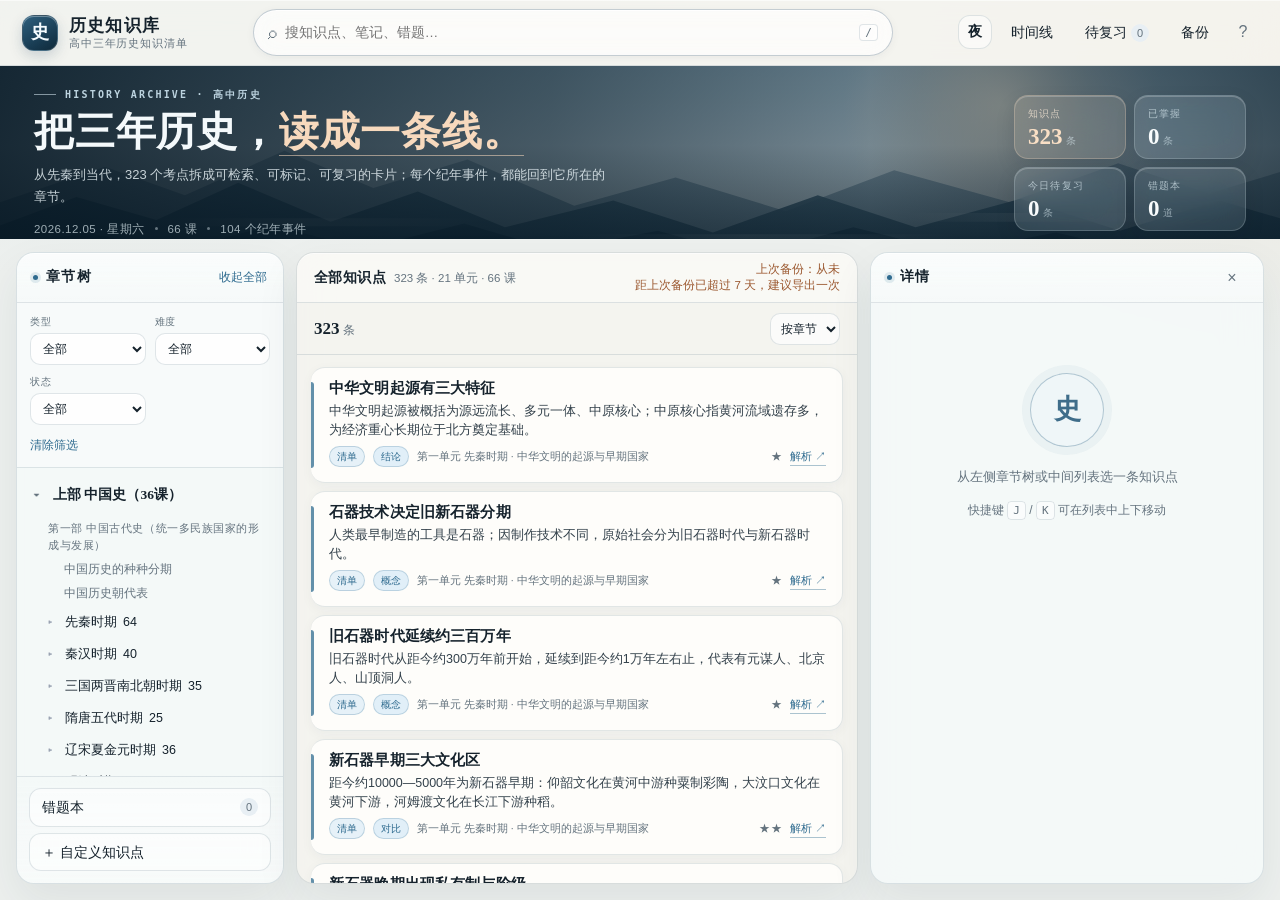
<file: index.html>
<!DOCTYPE html>
<html lang="zh-CN">
<head>
<meta charset="utf-8">
<meta name="viewport" content="width=device-width, initial-scale=1, viewport-fit=cover">
<title>历史知识库 · 高中三年历史知识清单</title>
<meta name="description" content="离线可用的高中历史知识点速查工具：章节树、全文检索、笔记、错题本、时间线与备份。">
<script>(function(){try{var t=localStorage.getItem("hs.theme");if(!t){t=matchMedia("(prefers-color-scheme: dark)").matches?"dark":"light"}document.documentElement.dataset.theme=t}catch(e){}})();</script>
<link rel="stylesheet" href="assets/css/app.css?v=20261124h">
<link rel="stylesheet" href="assets/css/editorial.css?v=20261124d">
<link rel="stylesheet" href="assets/css/hidden-fix.css?v=20261124a">
<link rel="icon" href="data:image/svg+xml,%3Csvg xmlns='http://www.w3.org/2000/svg' viewBox='0 0 64 64'%3E%3Crect width='64' height='64' rx='14' fill='%2317394f'/%3E%3Ctext x='32' y='46' text-anchor='middle' font-family='serif' font-size='38' fill='%23f4fbfe'%3E%E5%8F%B2%3C/text%3E%3C/svg%3E">
</head>
<body>
<a class="skip-link" href="#listViewport">跳到知识列表</a>

<header class="topbar">
  <div class="brand">
    <span class="brand-mark" aria-hidden="true">史</span>
    <div class="brand-text">
      <strong>历史知识库</strong>
      <span id="brandSub">高中三年历史知识清单</span>
    </div>
  </div>

  <div class="searchbox" role="search">
    <span class="search-icon" aria-hidden="true">⌕</span>
    <input id="searchInput" type="search" autocomplete="off" spellcheck="false"
           placeholder="搜知识点、笔记、错题…" aria-label="全局搜索">
    <kbd id="searchKbd">/</kbd>
    <button id="searchClear" class="icon-btn" title="清空搜索" aria-label="清空搜索" hidden>×</button>
  </div>

  <div class="topactions">
    <button id="themeToggle" class="theme-btn" title="切换明暗主题" aria-label="切换明暗主题">◐</button>
    <a id="timelineBtn" class="btn ghost" href="timeline.html" title="历史时间线"><span class="lbl">时间线</span><span class="ico" aria-hidden="true">时</span></a>
    <button id="dueBtn" class="btn ghost" title="今日待复习">
      <span class="lbl">待复习</span> <span id="dueCount" class="count bad">0</span><span class="ico" aria-hidden="true">待</span>
    </button>
    <button id="backupBtn" class="btn ghost" title="备份与导出"><span class="lbl">备份</span><span class="ico" aria-hidden="true">⇩</span></button>
    <button id="helpBtn" class="icon-btn" title="快捷键与说明" aria-label="快捷键与说明">?</button>
  </div>
</header>

<section class="hero" aria-label="学习概览">
  <svg class="hero-scape" viewBox="0 0 1440 260" preserveAspectRatio="xMidYMid slice" aria-hidden="true">
    <defs>
      <linearGradient id="sky" x1="0" y1="0" x2="0" y2="1">
        <stop offset="0" stop-color="#91b6c8"/>
        <stop offset=".56" stop-color="#c6dae2"/>
        <stop offset="1" stop-color="#eef2ee"/>
      </linearGradient>
      <linearGradient id="far" x1="0" y1="0" x2="0" y2="1">
        <stop offset="0" stop-color="#7896a6"/><stop offset="1" stop-color="#557788"/>
      </linearGradient>
      <linearGradient id="mid" x1="0" y1="0" x2="0" y2="1">
        <stop offset="0" stop-color="#486c7e"/><stop offset="1" stop-color="#2b4d60"/>
      </linearGradient>
      <linearGradient id="near" x1="0" y1="0" x2="0" y2="1">
        <stop offset="0" stop-color="#274a5d"/><stop offset="1" stop-color="#132f40"/>
      </linearGradient>
      <radialGradient id="sun" cx=".5" cy=".5" r=".5">
        <stop offset="0" stop-color="#fff5dd" stop-opacity=".85"/>
        <stop offset=".55" stop-color="#f2ddc2" stop-opacity=".28"/>
        <stop offset="1" stop-color="#f2ddc2" stop-opacity="0"/>
      </radialGradient>
      <linearGradient id="mist" x1="0" y1="0" x2="1" y2="0">
        <stop offset="0" stop-color="#e8f0f1" stop-opacity="0"/>
        <stop offset=".45" stop-color="#e8f0f1" stop-opacity=".42"/>
        <stop offset="1" stop-color="#e8f0f1" stop-opacity="0"/>
      </linearGradient>
    </defs>
    <rect width="1440" height="260" fill="url(#sky)"/>
    <circle cx="1128" cy="78" r="180" fill="url(#sun)"/>
    <path d="M0 186 L118 146 L208 178 L320 128 L420 170 L526 138 L646 190 L760 158 L884 196 L1006 150 L1136 186 L1258 142 L1360 176 L1440 152 L1440 260 L0 260 Z" fill="url(#far)" opacity=".7"/>
    <path d="M0 212 L86 180 L176 206 L268 164 L372 208 L470 174 L568 214 L690 184 L802 220 L920 178 L1030 214 L1148 182 L1260 218 L1372 184 L1440 204 L1440 260 L0 260 Z" fill="url(#mid)" opacity=".9"/>
    <path d="M0 238 L96 220 L198 240 L306 212 L410 238 L522 210 L626 240 L740 218 L842 246 L960 214 L1072 242 L1188 220 L1300 246 L1402 226 L1440 236 L1440 260 L0 260 Z" fill="url(#near)"/>
    <g opacity=".6">
      <rect x="180" y="204" width="360" height="9" rx="4.5" fill="url(#mist)"/>
      <rect x="640" y="222" width="440" height="7" rx="3.5" fill="url(#mist)"/>
      <rect x="1020" y="198" width="300" height="10" rx="5" fill="url(#mist)"/>
    </g>
  </svg>
  <div class="hero-inner">
    <div class="hero-copy">
      <p class="hero-eyebrow">HISTORY ARCHIVE · 高中历史</p>
      <h1>把三年历史，<em>读成一条线。</em></h1>
      <p class="hero-lede">从先秦到当代，323 个考点拆成可检索、可标记、可复习的卡片；每个纪年事件，都能回到它所在的章节。</p>
      <div class="hero-meta">
        <span id="heroDate">2026.11.24 · 星期二</span>
        <span class="dot" aria-hidden="true"></span>
        <span>66 课</span>
        <span class="dot" aria-hidden="true"></span>
        <span>104 个纪年事件</span>
      </div>
    </div>
    <div class="hero-metrics" aria-label="学习数据">
      <div class="metric accent">
        <span class="metric-label">知识点</span>
        <div class="metric-value"><strong id="heroTotal">323</strong><small>条</small></div>
      </div>
      <div class="metric">
        <span class="metric-label">已掌握</span>
        <div class="metric-value"><strong id="heroMastered">0</strong><small>条</small></div>
      </div>
      <div class="metric">
        <span class="metric-label">今日待复习</span>
        <div class="metric-value"><strong id="heroDue">0</strong><small>条</small></div>
      </div>
      <div class="metric">
        <span class="metric-label">错题本</span>
        <div class="metric-value"><strong id="heroMistakes">0</strong><small>道</small></div>
      </div>
    </div>
  </div>
</section>

<div class="layout" id="app">
  <!-- 左：章节树 + 筛选 -->
  <aside class="pane left-pane" id="leftPane" aria-label="章节树与筛选">
    <div class="pane-head">
      <h2>章节树</h2>
      <button id="collapseAll" class="link-btn">收起全部</button>
    </div>

    <div class="filters">
      <label class="field">
        <span>类型</span>
        <select id="filterType">
          <option value="all">全部</option>
          <option>概念</option><option>机制</option><option>结论</option>
          <option>对比</option><option>政策工具</option><option>公式</option>
        </select>
      </label>
      <label class="field">
        <span>难度</span>
        <select id="filterDiff">
          <option value="0">全部</option>
          <option value="1">★ 易</option>
          <option value="2">★★ 中</option>
          <option value="3">★★★ 难</option>
        </select>
      </label>
      <label class="field">
        <span>状态</span>
        <select id="filterStatus">
          <option value="all">全部</option>
          <option value="mastered">已掌握</option>
          <option value="review">待复习</option>
          <option value="none">未标记</option>
        </select>
      </label>
      <button id="filterReset" class="link-btn">清除筛选</button>
    </div>

    <nav id="tree" class="tree" aria-label="书籍章节"></nav>

    <div class="pane-foot">
      <button id="mistakeBtn" class="btn subtle">错题本 <span id="mistakeCount" class="count">0</span></button>
      <button id="customBtn" class="btn subtle">＋ 自定义知识点</button>
    </div>
  </aside>

  <!-- 中：列表 / 检索结果 -->
  <main class="pane center-pane" id="centerPane" aria-label="知识列表">
    <div class="home-strip" id="homeStrip">
      <div class="strip-left">
        <span id="scopeLabel" class="scope-label">全部知识点</span>
        <span id="scopeSub" class="muted"></span>
      </div>
      <div class="strip-right">
        <span id="backupInfo" class="muted"></span>
        <span id="backupWarn" class="warn-line" hidden>距上次备份已超过 7 天，建议导出一次</span>
      </div>
    </div>

    <div class="center-toolbar">
      <div class="result-line">
        <strong id="resultCount">0</strong><span class="muted"> 条</span>
        <span id="searchHint" class="muted"></span>
      </div>
      <div class="toolbar-actions">
        <select id="sortSelect" aria-label="排序">
          <option value="chapter">按章节</option>
          <option value="difficulty">按难度</option>
          <option value="status">按状态</option>
        </select>
        <button id="addMistakeBtn" class="btn small primary" hidden>＋ 录入错题</button>
        <button id="viewToggle" class="btn ghost" data-view="browse" hidden>返回浏览</button>
      </div>
    </div>

    <div id="listViewport" class="list-viewport" tabindex="-1">
      <div id="listCanvas" class="list-canvas"></div>
      <div id="emptyState" class="empty-state" hidden>
        <h3>没有匹配的结果</h3>
        <p class="muted">试试更短的关键词、拼音首字母，或清除筛选。</p>
        <div id="nearestList" class="nearest"></div>
      </div>
    </div>
  </main>

  <!-- 右：详情 -->
  <aside class="pane right-pane" id="rightPane" aria-label="知识点详情">
    <div class="pane-head">
      <h2>详情</h2>
      <button id="closeDetail" class="icon-btn mobile-only" aria-label="关闭详情">×</button>
    </div>
    <div id="detailEmpty" class="detail-empty">
      <div class="empty-glyph" aria-hidden="true">史</div>
      <p>从左侧章节树或中间列表选一条知识点</p>
      <p class="muted small">快捷键 <kbd>J</kbd> / <kbd>K</kbd> 可在列表中上下移动</p>
    </div>
    <div id="detailBody" class="detail-body" hidden></div>
  </aside>
</div>

<div class="mobile-tabs" role="tablist" aria-label="移动端面板切换">
  <button data-tab="tree" role="tab" aria-selected="false">目录</button>
  <button data-tab="list" role="tab" aria-selected="true">列表</button>
  <button data-tab="detail" role="tab" aria-selected="false">详情</button>
</div>

<div id="drawerScrim" class="scrim" hidden></div>
<div id="toast" class="toast" role="status" aria-live="polite"></div>
<div id="modalRoot" class="modal-root" hidden></div>
<pre id="selftest" hidden></pre>

<script src="assets/js/chrome.js?v=20261124b" defer></script>
<script type="module" src="assets/js/app.js?v=20261124h"></script>
</body>
</html>
</file>
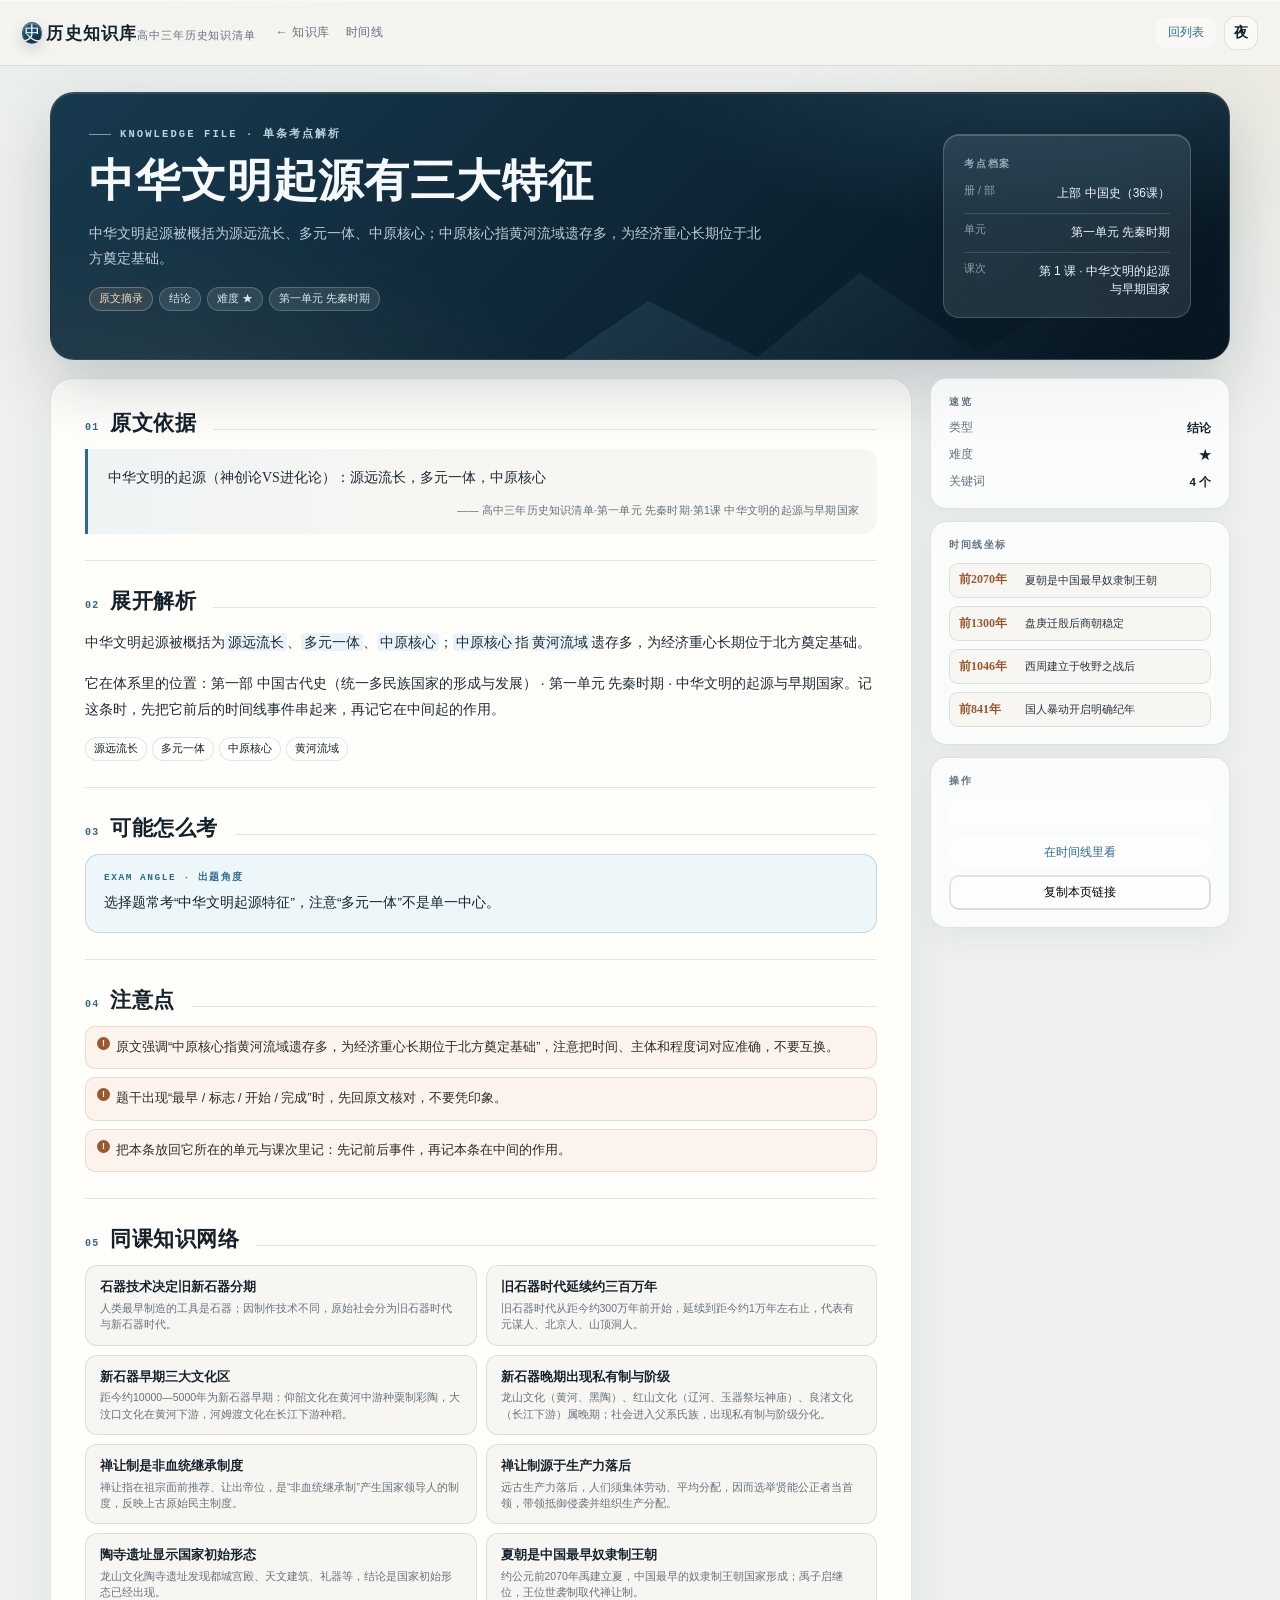
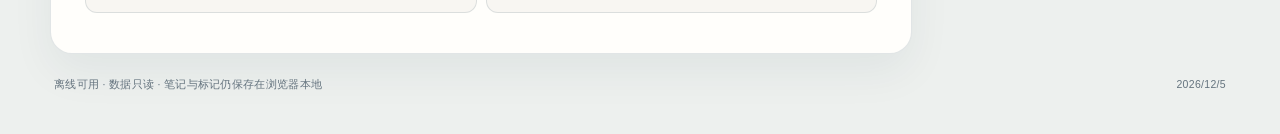
<file: detail.html>
<!DOCTYPE html>
<html lang="zh-CN">
<head>
<meta charset="utf-8">
<meta name="viewport" content="width=device-width, initial-scale=1, viewport-fit=cover">
<title>知识点解析 · 高中三年历史知识清单</title>
<meta name="description" content="单个历史考点的完整解析：原文依据、可能考法、注意点、同课知识网络与时间线坐标。">
<script>(function(){try{var t=localStorage.getItem("hs.theme");if(!t){t=matchMedia("(prefers-color-scheme: dark)").matches?"dark":"light"}document.documentElement.dataset.theme=t}catch(e){}})();</script>
<link rel="stylesheet" href="assets/css/editorial.css?v=20261124d">
<link rel="stylesheet" href="assets/css/detail.css?v=20261124b">
<link rel="icon" href="data:image/svg+xml,%3Csvg xmlns='http://www.w3.org/2000/svg' viewBox='0 0 64 64'%3E%3Crect width='64' height='64' rx='14' fill='%2317394f'/%3E%3Ctext x='32' y='46' text-anchor='middle' font-family='serif' font-size='38' fill='%23f4fbfe'%3E%E5%8F%B2%3C/text%3E%3C/svg%3E">
</head>
<body class="detail-page">
<a class="skip-link" href="#detailLayout">跳到解析正文</a>

<header class="detail-top">
  <a class="brand" href="index.html" title="返回历史知识库">
    <span class="brand-mark" aria-hidden="true">史</span>
    <span class="brand-text"><strong>历史知识库</strong><span id="brandSub">高中三年历史知识清单</span></span>
  </a>
  <nav class="detail-nav" aria-label="页面导航">
    <a href="index.html" id="backIndex">← 知识库</a>
    <a href="timeline.html">时间线</a>
  </nav>
  <div class="detail-actions">
    <a class="btn" id="backToList" href="index.html">回列表</a>
    <button id="themeToggle" class="theme-btn" title="切换明暗主题" aria-label="切换明暗主题">夜</button>
  </div>
</header>

<main id="detailRoot" aria-live="polite">
  <section class="detail-hero" id="detailHero">
    <div class="hero-copy">
      <p class="eyebrow">KNOWLEDGE FILE · 单条考点解析</p>
      <h1 id="detailTitle">正在读取考点…</h1>
      <p class="hero-lede" id="detailLede">从知识清单里取一条，展开原文、考法与注意点。</p>
      <div class="detail-badges" id="detailBadges"></div>
    </div>
    <aside class="hero-file" aria-label="考点档案">
      <span class="file-label">考点档案</span>
      <dl>
        <div><dt>册 / 部</dt><dd id="fileVol">—</dd></div>
        <div><dt>单元</dt><dd id="fileUnit">—</dd></div>
        <div><dt>课次</dt><dd id="fileLesson">—</dd></div>
      </dl>
    </aside>
  </section>

  <div class="detail-layout" id="detailLayout">
    <article class="detail-paper" id="detailPaper">
      <div class="loading-box">正在加载解析…</div>
    </article>
    <aside class="detail-side" id="detailSide" aria-label="速览与相关"></aside>
  </div>
</main>

<footer class="detail-foot">
  <span>离线可用 · 数据只读 · 笔记与标记仍保存在浏览器本地</span>
  <span id="detailUpdated"></span>
</footer>

<div id="toast" class="toast" role="status" aria-live="polite"></div>
<script src="assets/js/chrome.js?v=20261124b" defer></script>
<script src="assets/js/detail.js?v=20261124c" defer></script>
</body>
</html>
</file>
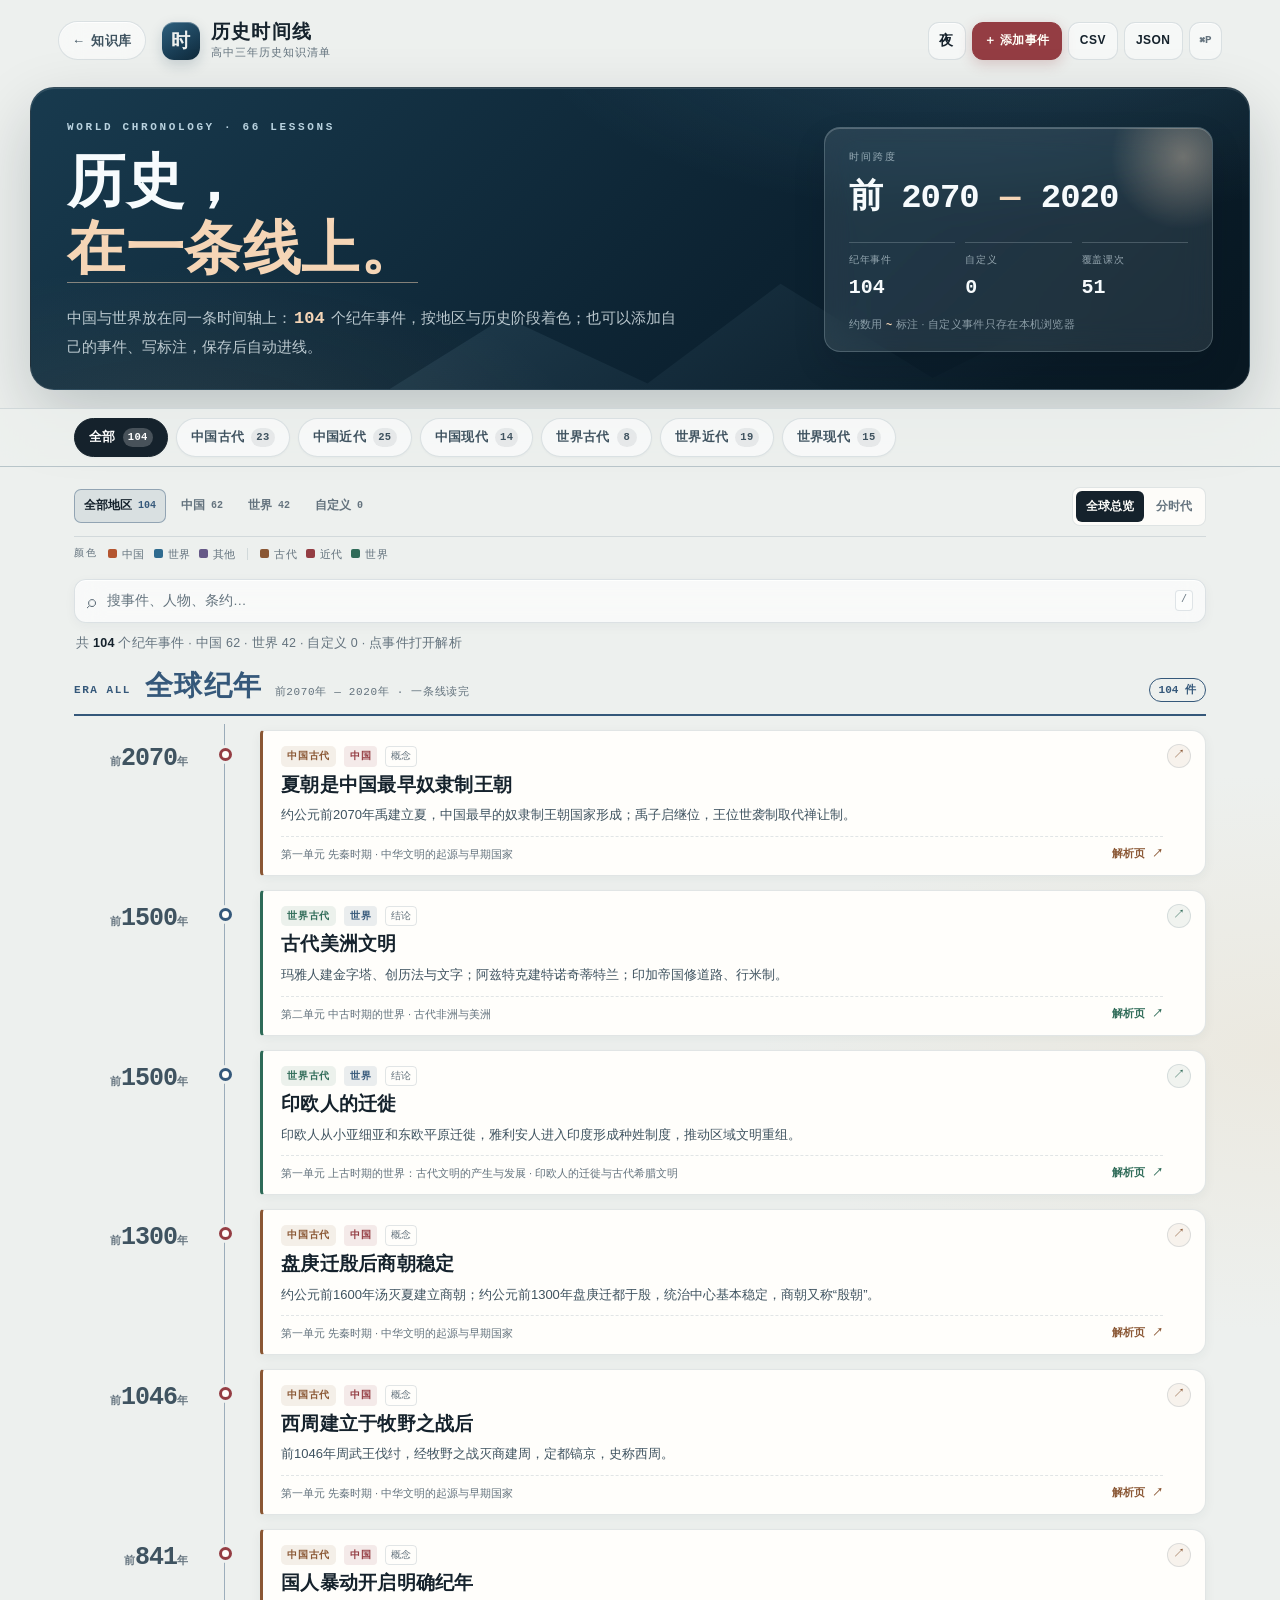
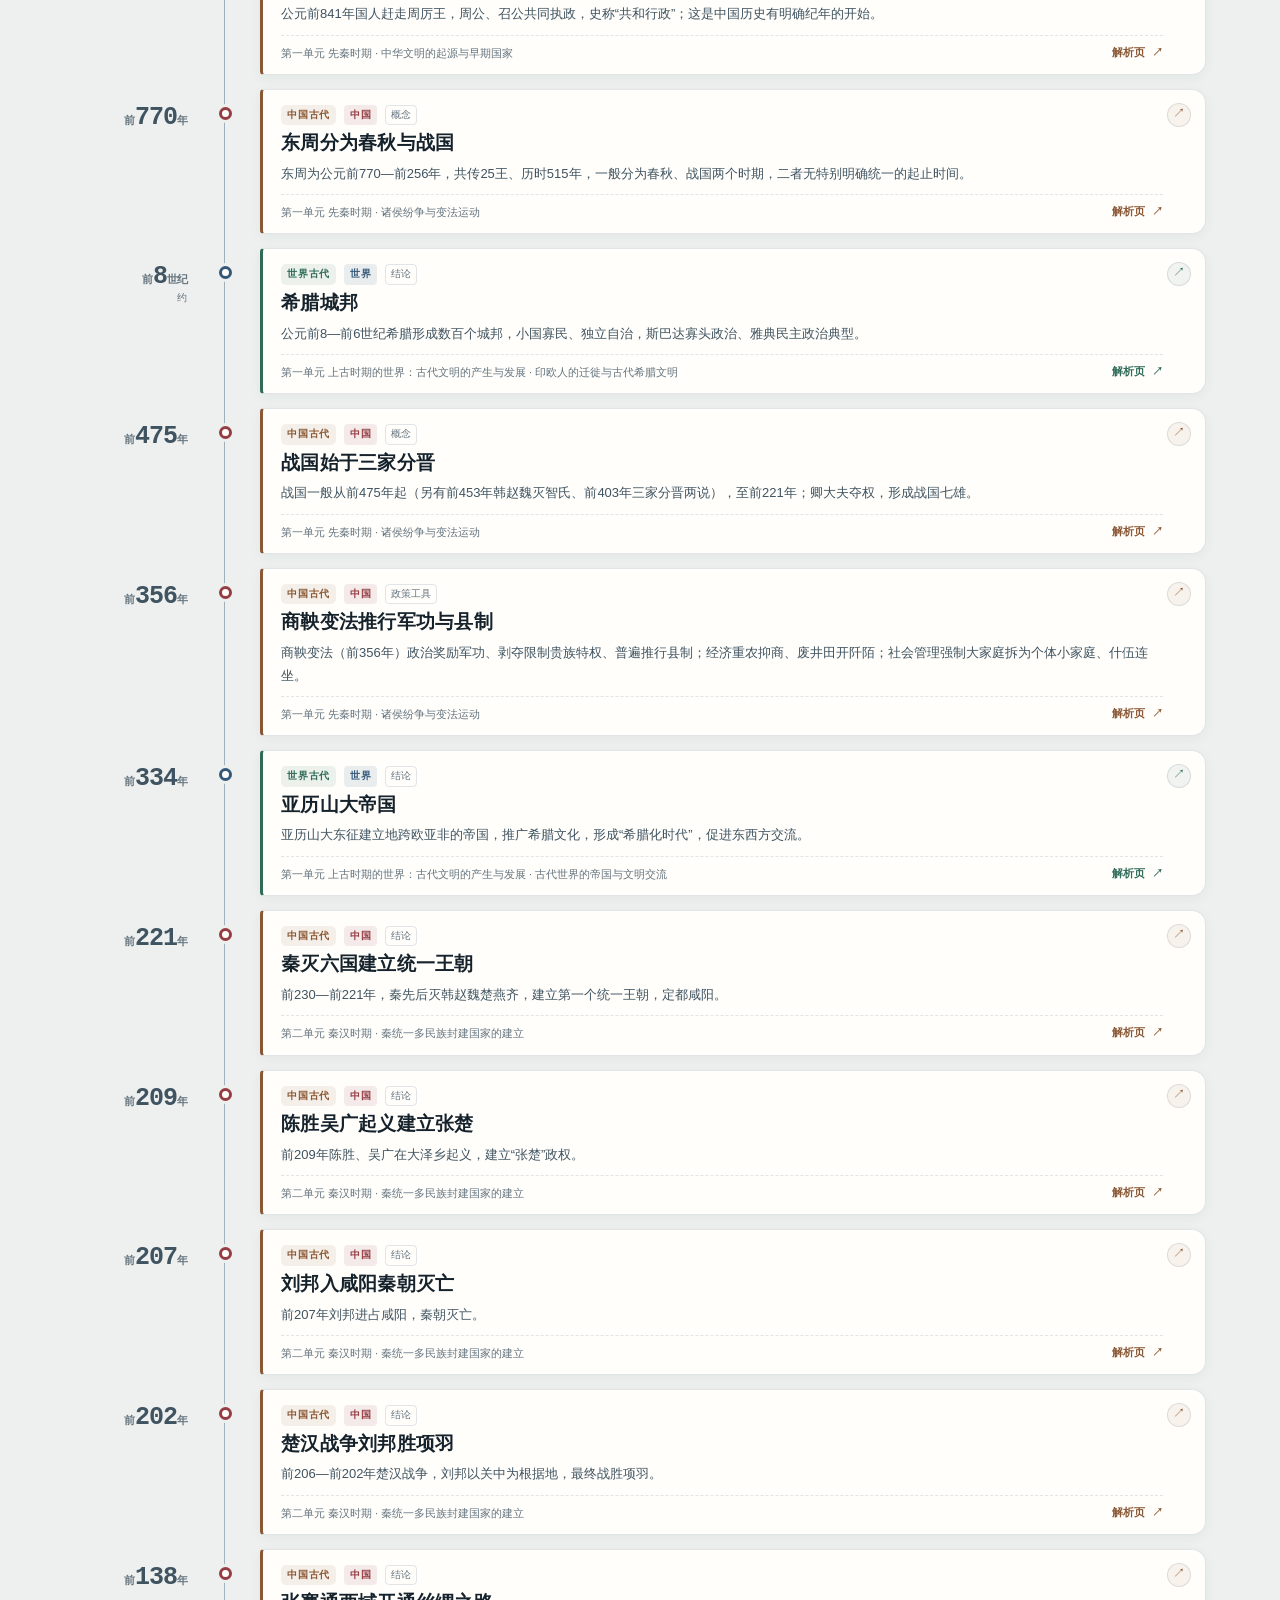
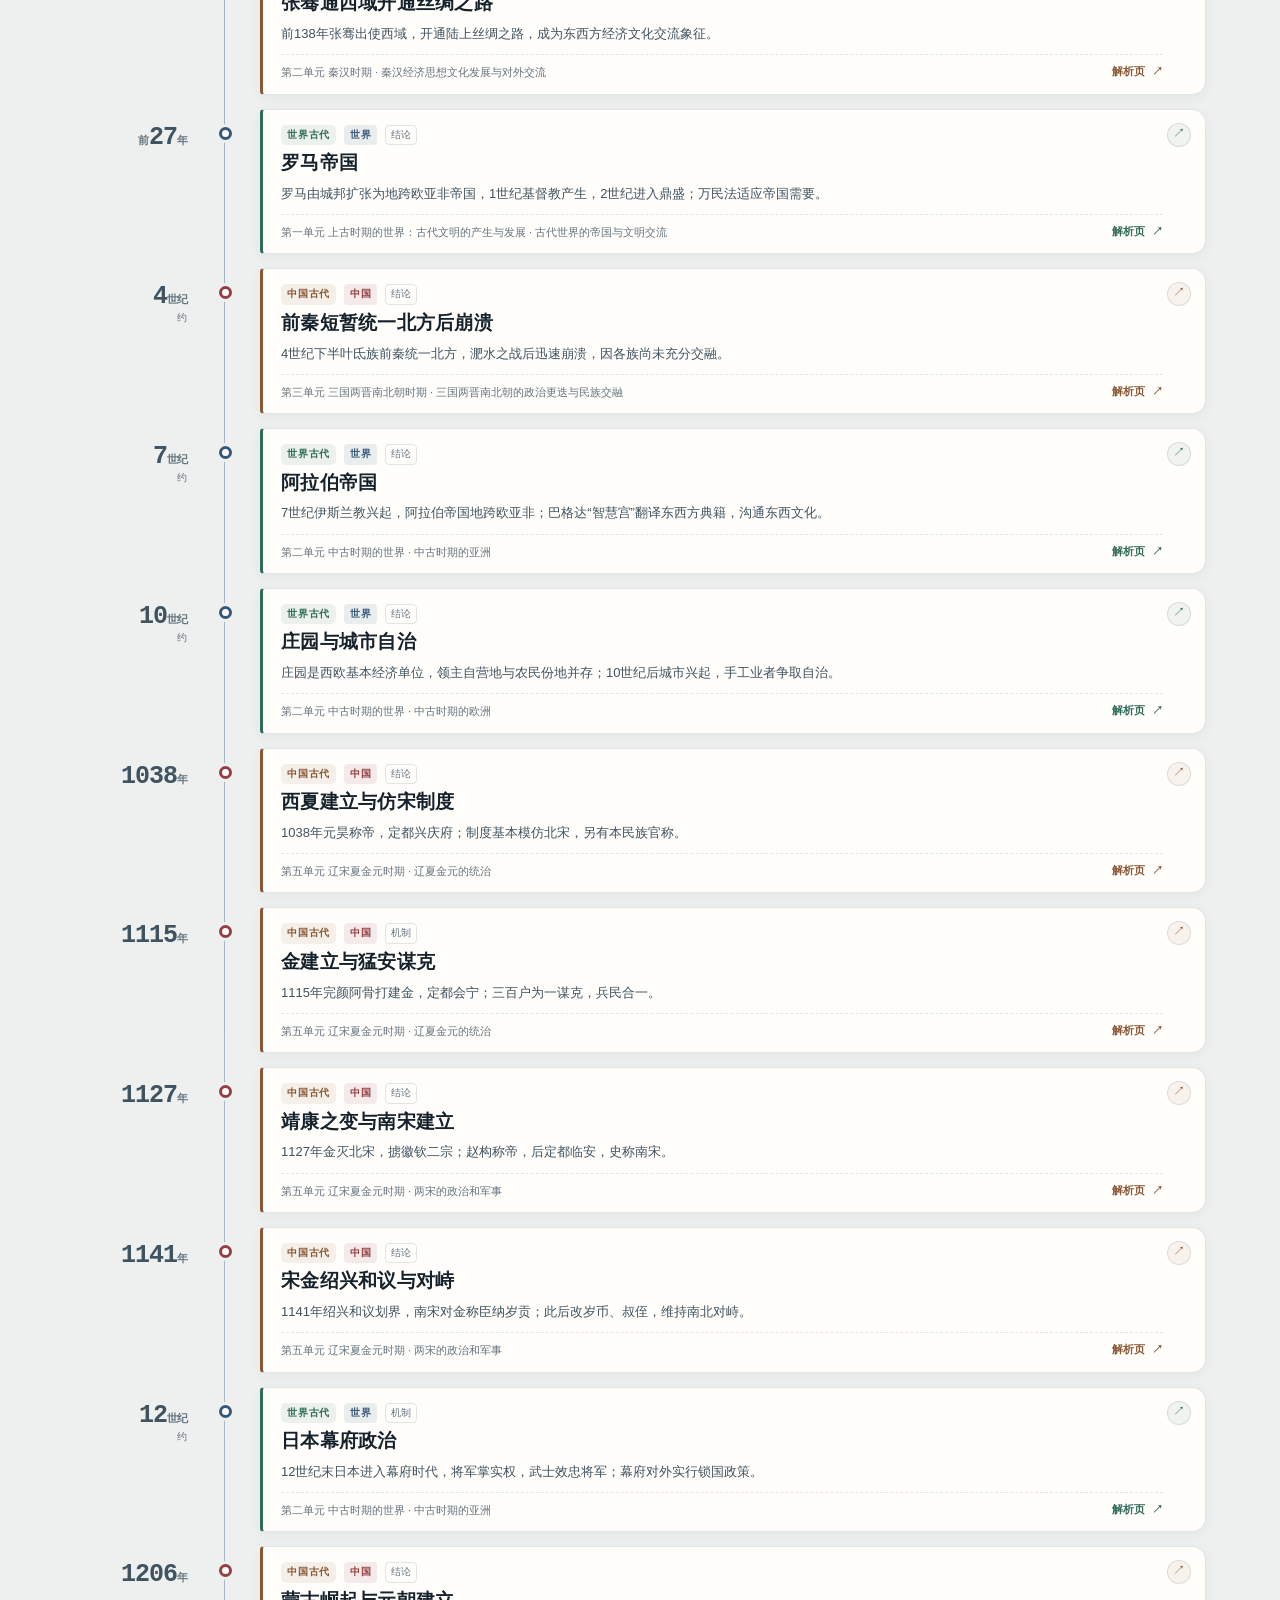
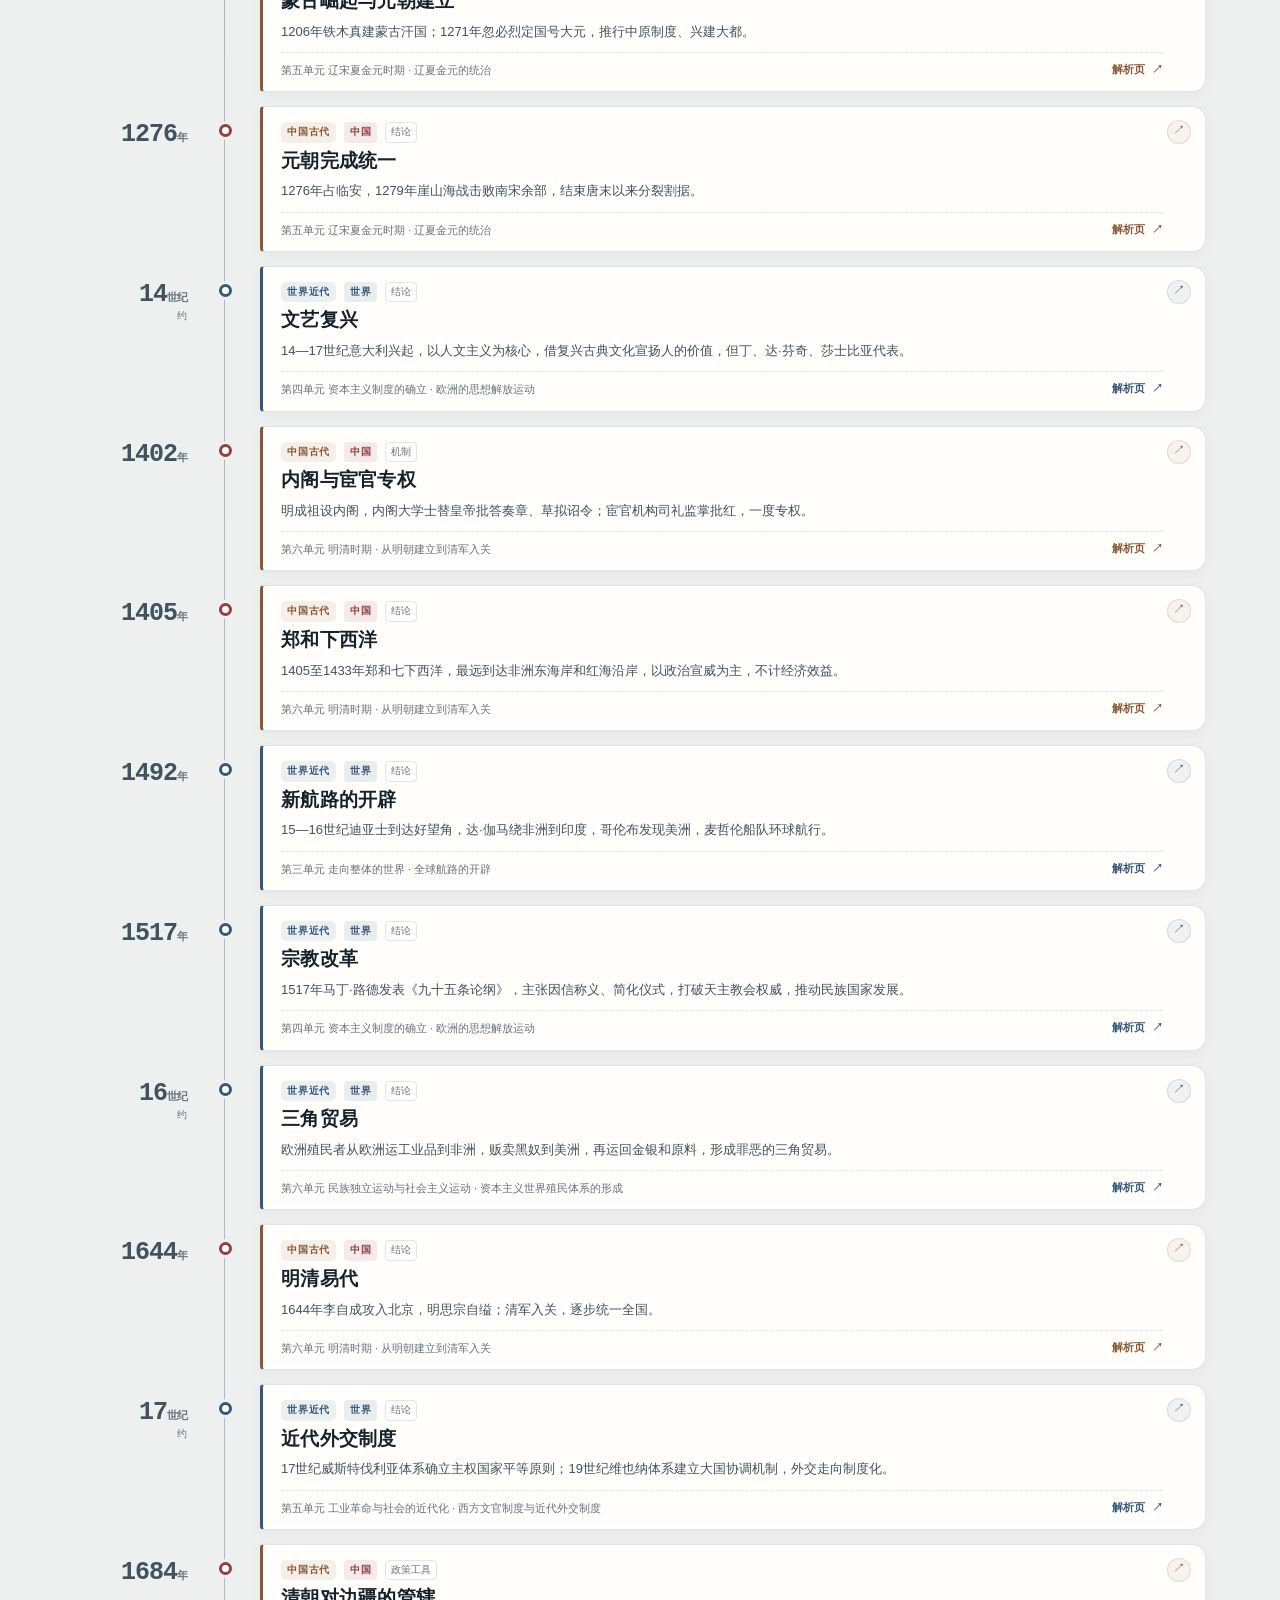
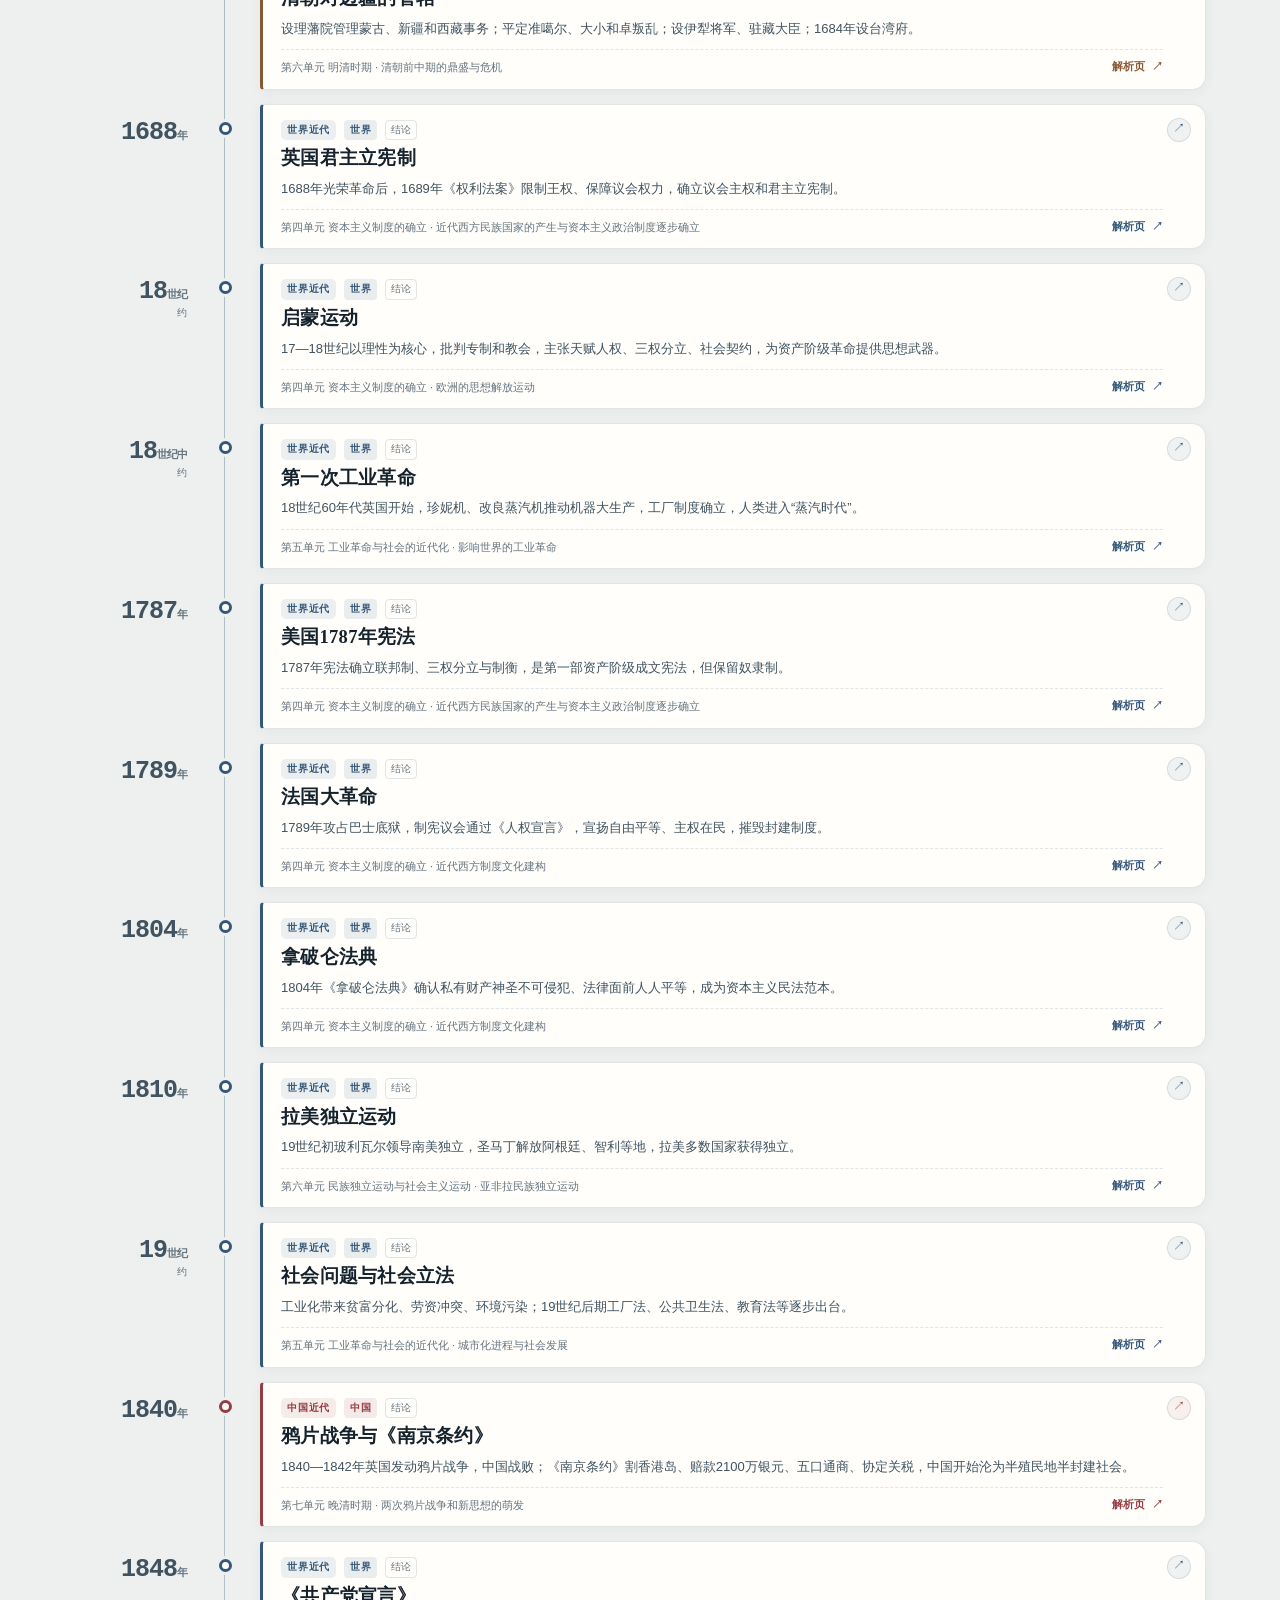
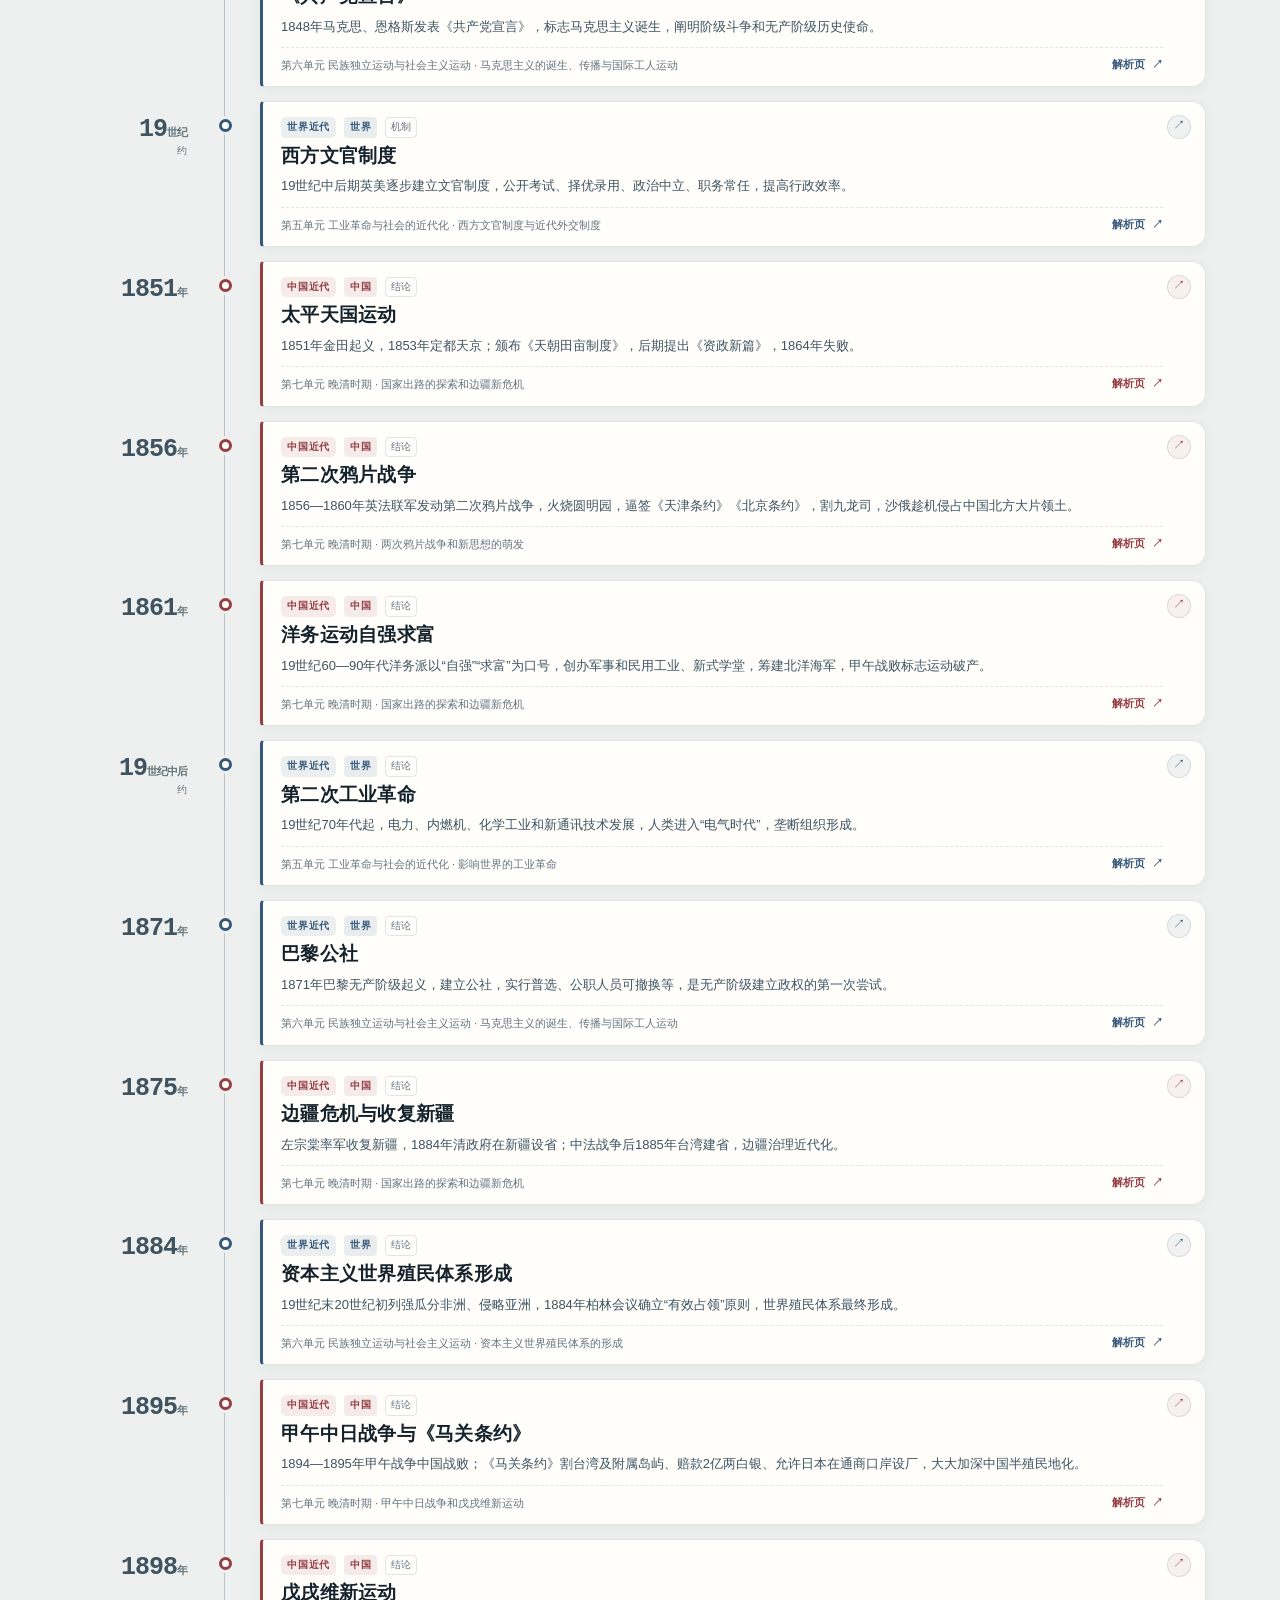
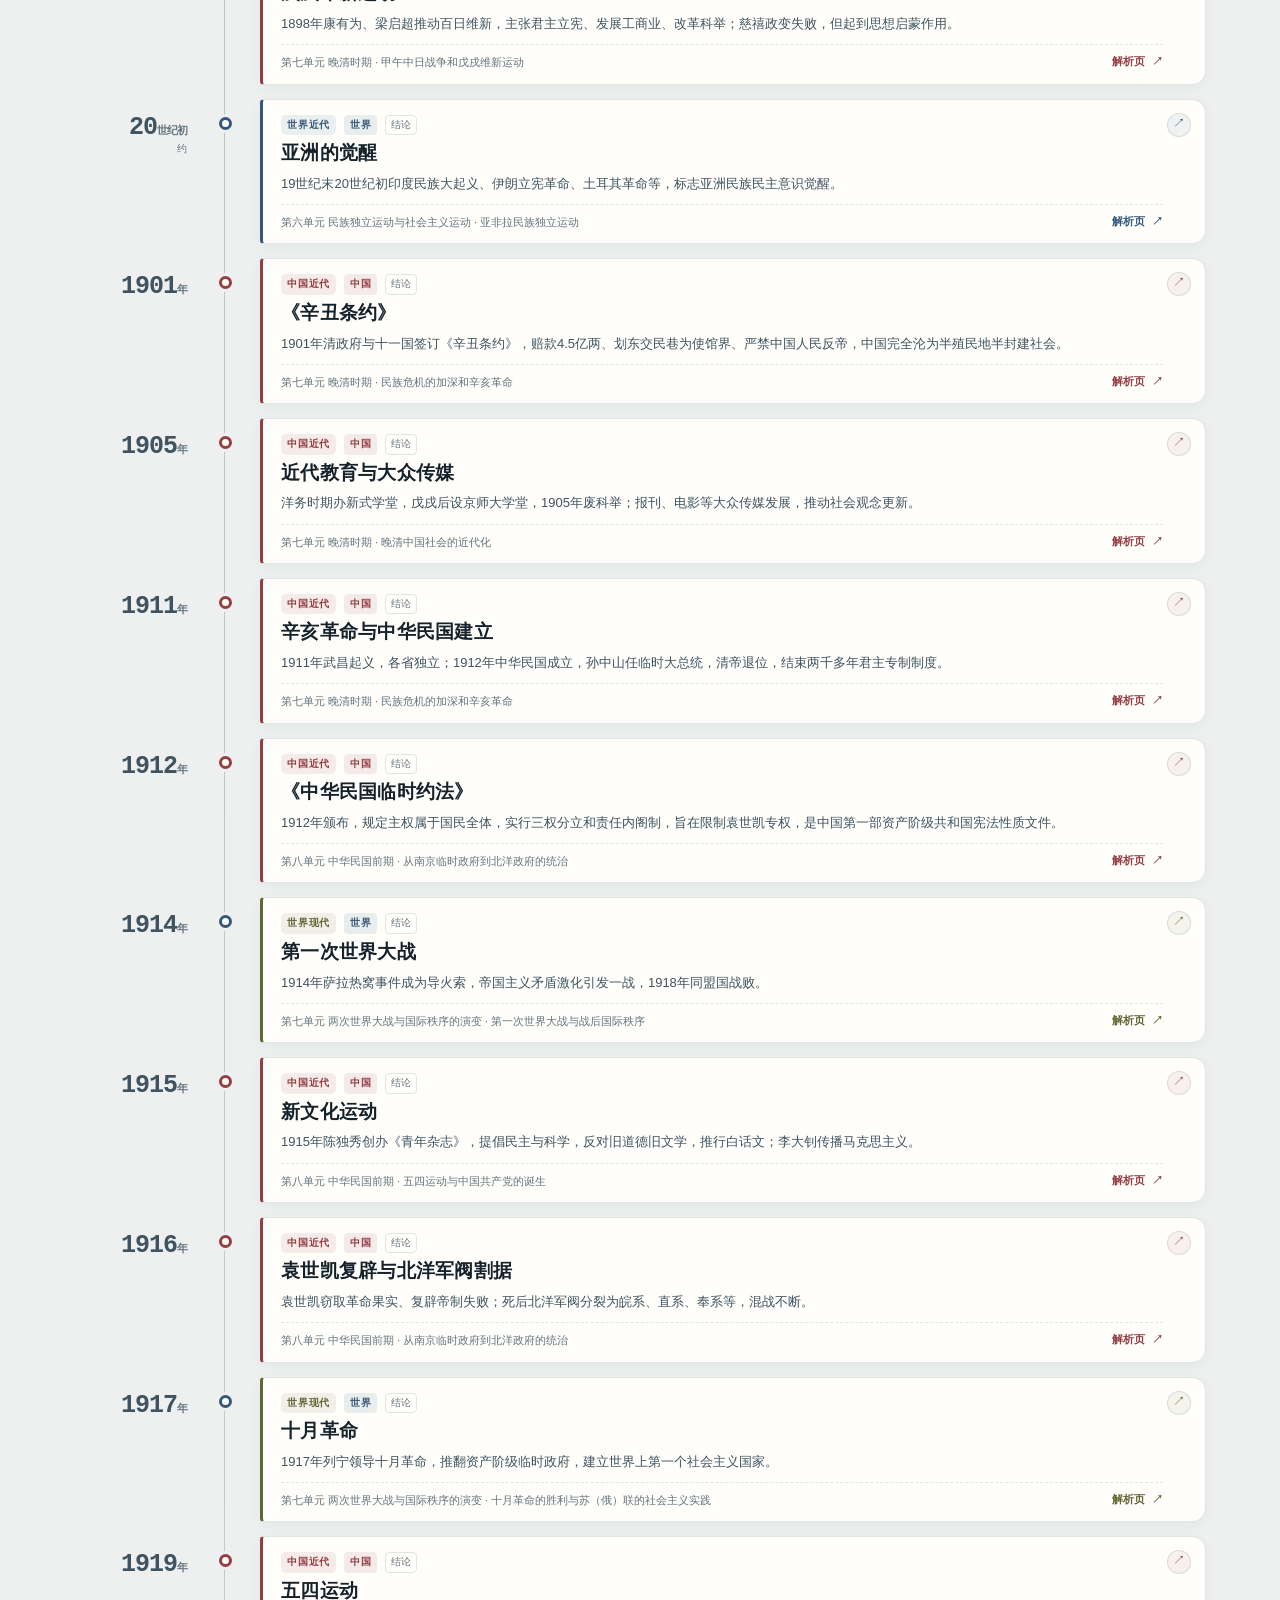
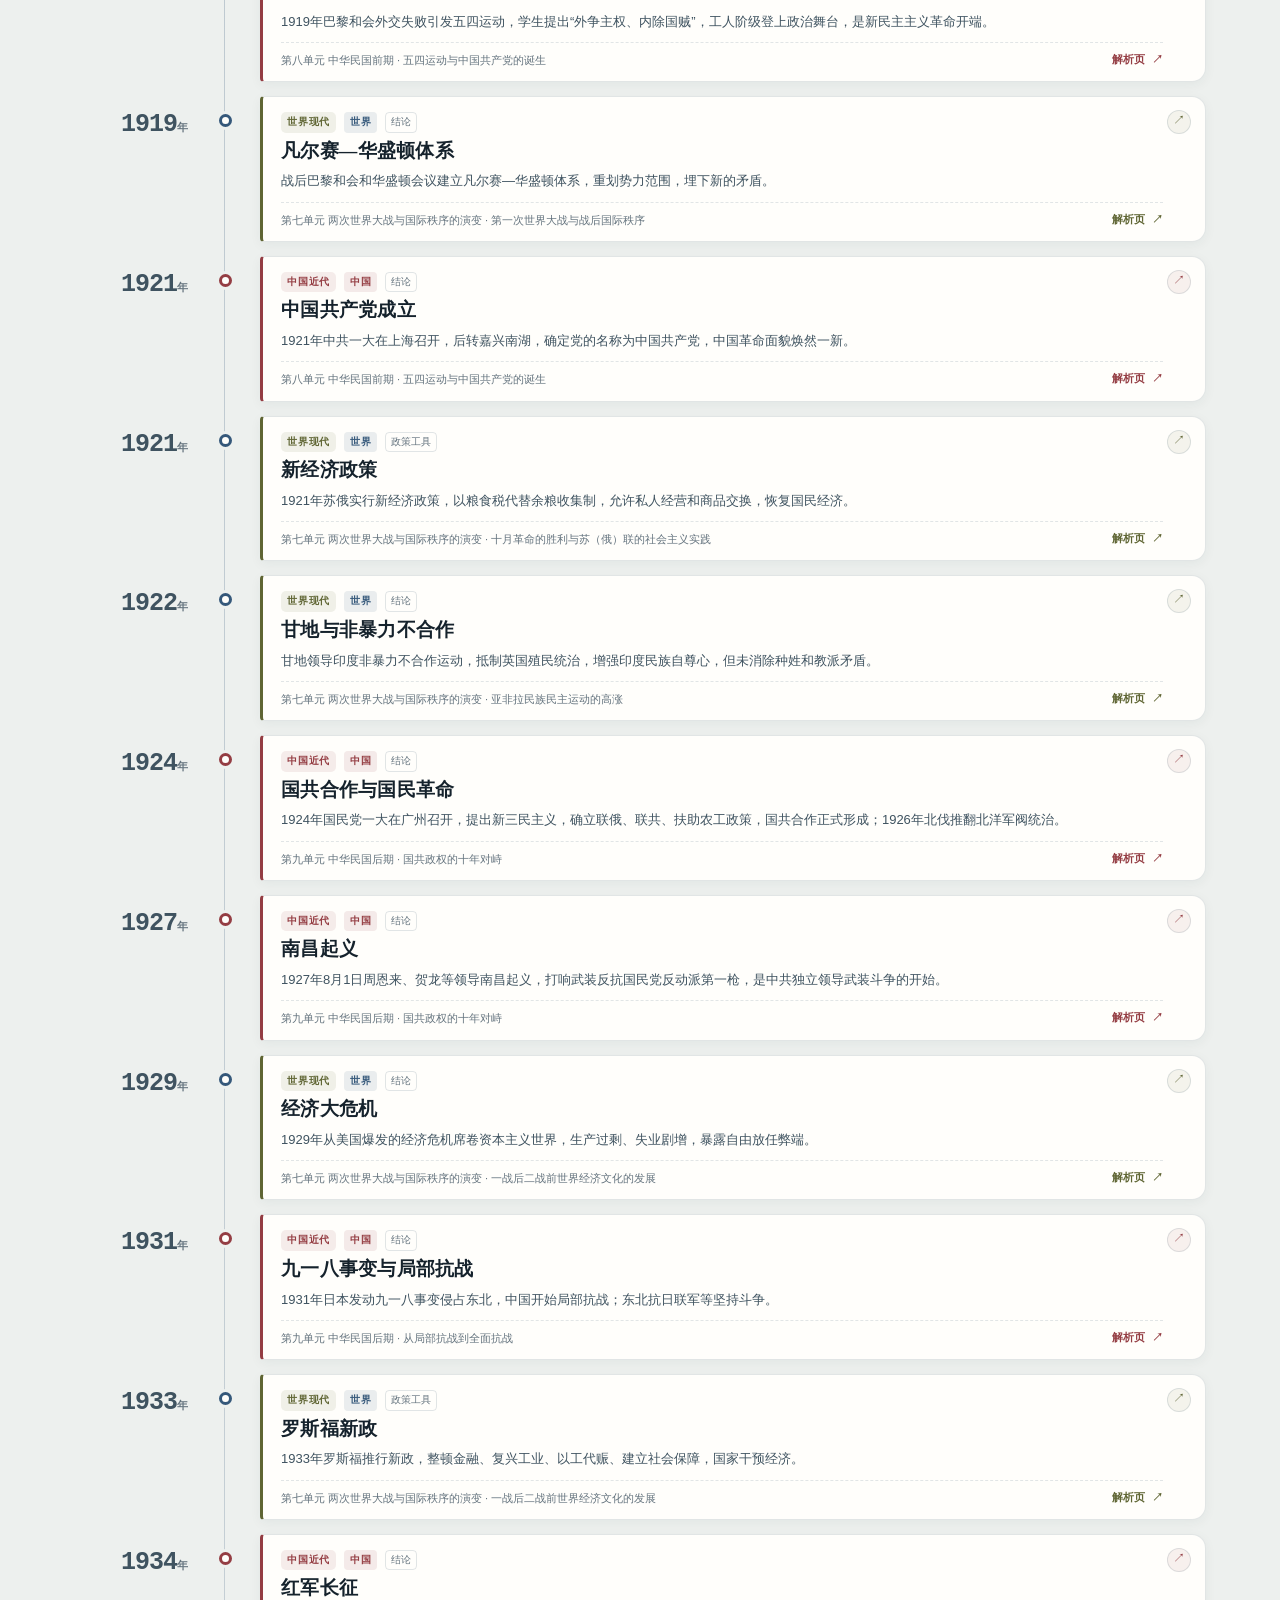
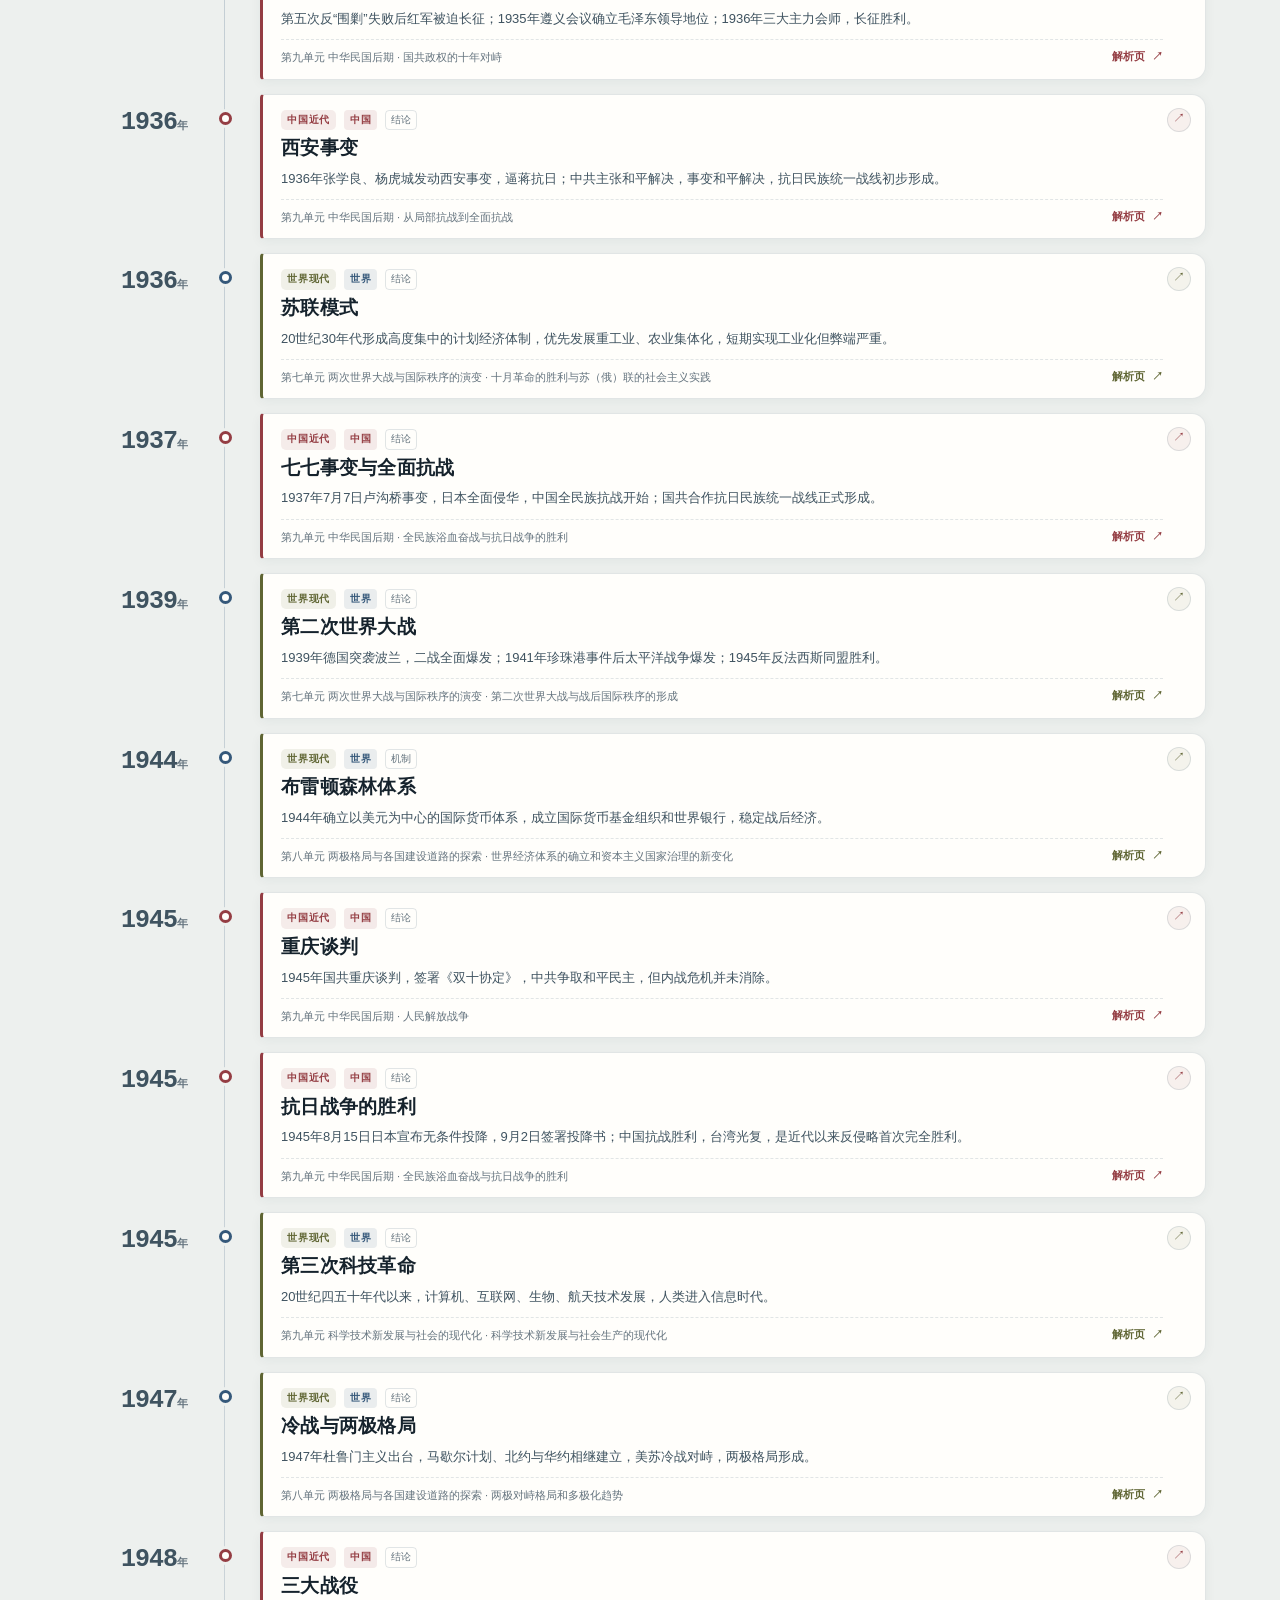
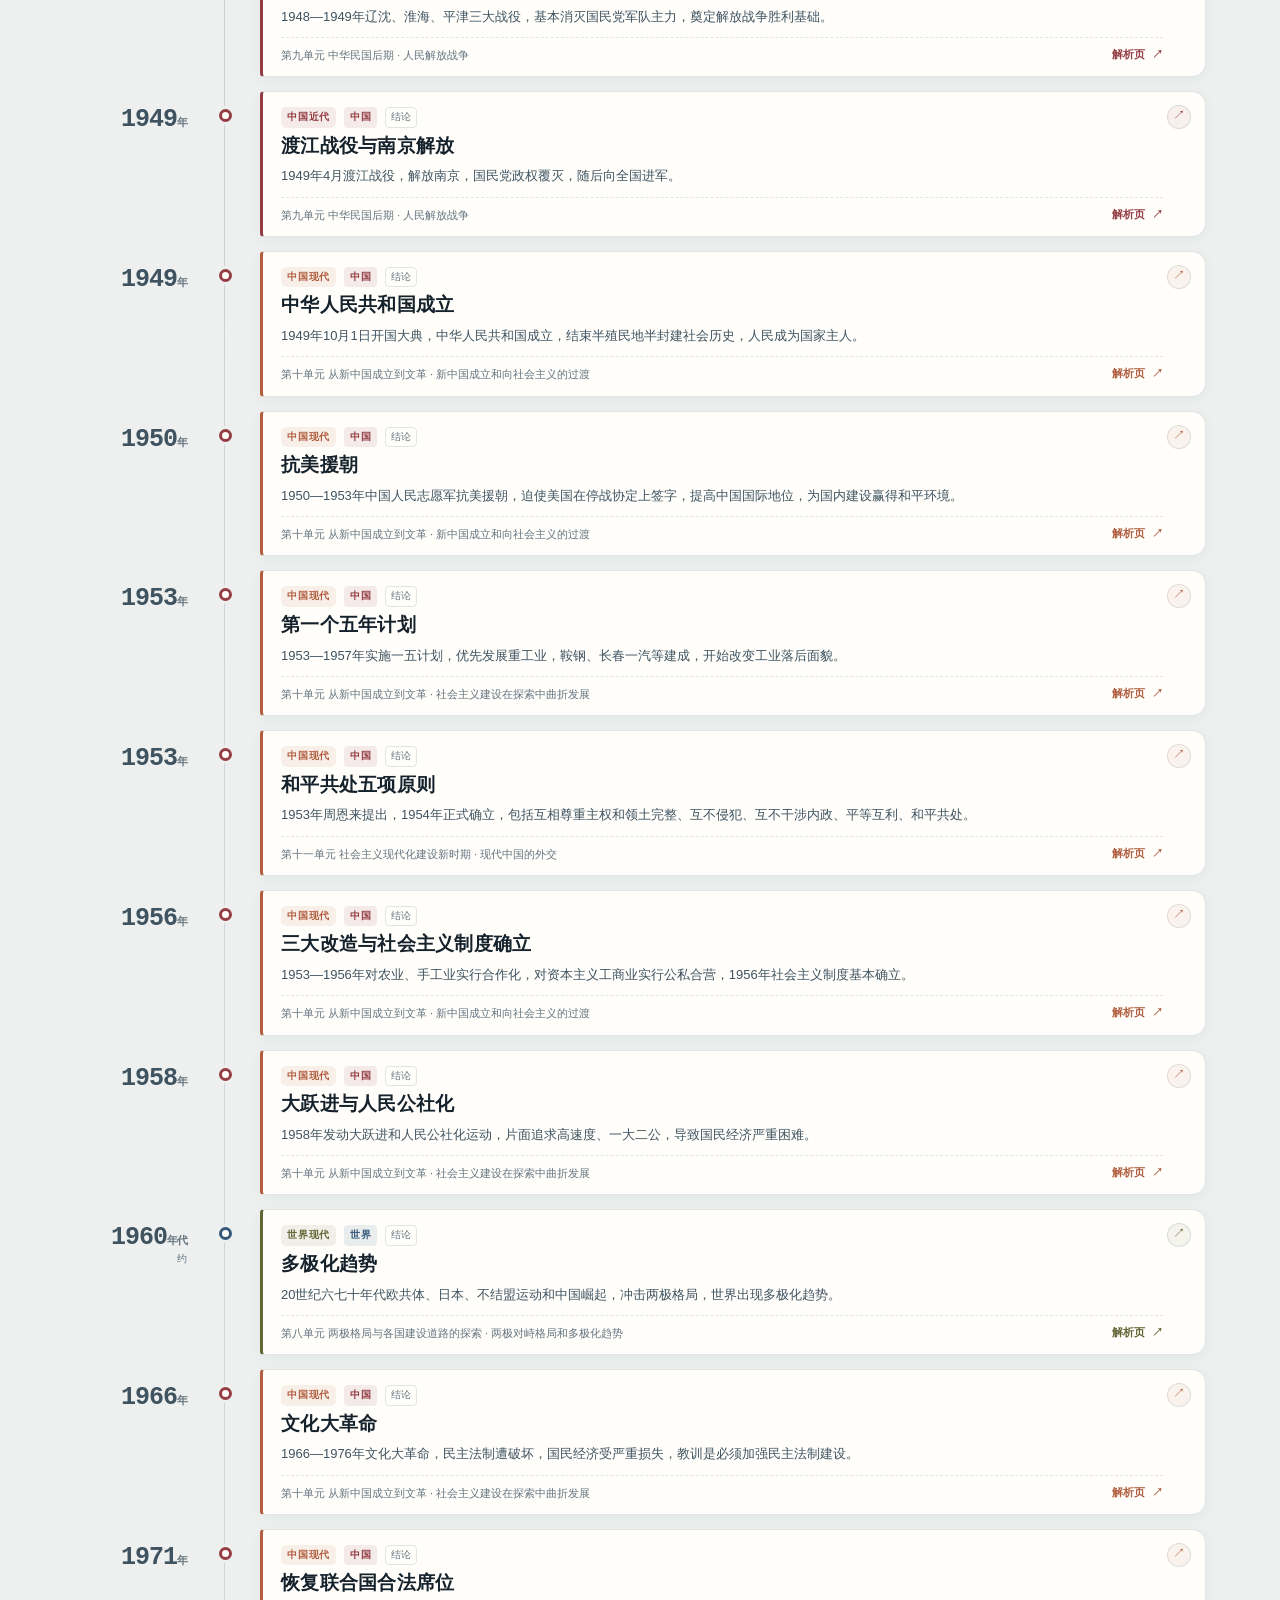
<file: timeline.html>
<!DOCTYPE html>
<html lang="zh-CN">
<head>
<meta charset="utf-8">
<meta name="viewport" content="width=device-width, initial-scale=1, viewport-fit=cover">
<title>历史时间线 · 高中三年历史知识清单</title>
<meta name="description" content="中国与世界纪年事件放在一条时间线上，按地区与历史阶段着色；可添加自己的事件与标注。">
<script>(function(){try{var t=localStorage.getItem("hs.theme");if(!t){t=matchMedia("(prefers-color-scheme: dark)").matches?"dark":"light"}document.documentElement.dataset.theme=t}catch(e){}})();</script>
<link rel="stylesheet" href="assets/css/timeline.css?v=20261124c">
<link rel="stylesheet" href="assets/css/timeline-editorial.css?v=20261124b">
<link rel="stylesheet" href="assets/css/timeline-plus.css?v=20261124b">
<link rel="icon" href="data:image/svg+xml,%3Csvg xmlns='http://www.w3.org/2000/svg' viewBox='0 0 64 64'%3E%3Crect width='64' height='64' rx='14' fill='%2317394f'/%3E%3Ctext x='32' y='46' text-anchor='middle' font-family='serif' font-size='38' fill='%23f4fbfe'%3E%E5%8F%B2%3C/text%3E%3C/svg%3E">
</head>
<body>
<div class="scroll-progress" id="scrollProgress" aria-hidden="true"></div>

<header class="tl-top">
  <a class="back" href="index.html" title="返回知识库">← <span>知识库</span></a>
  <div class="tl-brand">
    <span class="mark" aria-hidden="true">时</span>
    <div><strong>历史时间线</strong><small>高中三年历史知识清单</small></div>
  </div>
  <div class="tl-actions">
    <button class="btn theme-btn" id="themeToggle" title="切换明暗主题" aria-label="切换明暗主题">夜</button>
    <button class="btn add-btn" id="addBtn" title="添加一条自己的时间线事件">＋ 添加事件</button>
    <button class="btn" id="csvBtn" title="导出 CSV">CSV</button>
    <button class="btn" id="jsonBtn" title="导出 JSON">JSON</button>
    <button class="btn icon" id="printBtn" title="打印" aria-label="打印">⌘P</button>
  </div>
</header>

<section class="hero">
  <div class="hero-copy">
    <p class="kicker">WORLD CHRONOLOGY · 66 LESSONS</p>
    <h1>历史，<br><em>在一条线上。</em></h1>
    <p class="lede">中国与世界放在同一条时间轴上：<strong id="totalCount">104</strong> 个纪年事件，按地区与历史阶段着色；也可以添加自己的事件、写标注，保存后自动进线。</p>
  </div>
  <aside class="hero-panel" aria-label="时间线概览">
    <p class="panel-label">时间跨度</p>
    <p class="range" id="range">前 2070 <span>—</span> 2020</p>
    <dl class="stats">
      <div><dt>纪年事件</dt><dd id="statEvents">104</dd></div>
      <div><dt>自定义</dt><dd id="statCustom">0</dd></div>
      <div><dt>覆盖课次</dt><dd id="statLessons">—</dd></div>
    </dl>
    <p class="panel-note">约数用 <b>~</b> 标注 · 自定义事件只存在本机浏览器</p>
  </aside>
</section>

<nav class="era-tabs" id="eraTabs" aria-label="按时代筛选"></nav>

<main class="wrap">
  <div class="tl-viewbar">
    <div class="region-tabs" id="regionTabs" aria-label="按地区筛选"></div>
    <div class="view-toggle" id="viewToggle" role="group" aria-label="时间线视图">
      <button data-mode="all" class="active" aria-pressed="true">全球总览</button>
      <button data-mode="era" aria-pressed="false">分时代</button>
    </div>
  </div>
  <div class="legend-row" aria-label="颜色图例">
    <span class="legend-title">颜色</span>
    <span class="legend-item"><i style="background:#b4552f"></i>中国</span>
    <span class="legend-item"><i style="background:#2f6b8f"></i>世界</span>
    <span class="legend-item"><i style="background:#665987"></i>其他</span>
    <span class="legend-sep"></span>
    <span class="legend-stage"><i style="background:var(--c0)"></i>古代</span>
    <span class="legend-stage"><i style="background:var(--c1)"></i>近代</span>
    <span class="legend-stage"><i style="background:var(--c3)"></i>世界</span>
  </div>
  <div class="tools">
    <div class="search">
      <span aria-hidden="true">⌕</span>
      <input id="q" type="search" placeholder="搜事件、人物、条约…" aria-label="在时间线内搜索" autocomplete="off" spellcheck="false">
      <kbd>/</kbd>
    </div>
    <button class="reset" id="resetBtn" hidden>清除筛选 ×</button>
  </div>

  <p class="status" id="status" role="status"></p>

  <div id="stream" class="stream"></div>

  <div class="empty" id="empty" hidden>
    <h3>这条时间线上没有匹配的事件</h3>
    <p>试试更短的关键词，比如“条约”“革命”“1927”。</p>
  </div>
</main>

<footer class="tl-foot">
  <p>点击事件 → 打开独立解析页；解析页里可回知识库定位、看原文、可能考法和注意点。</p>
  <p class="muted">离线可用 · 内置数据只读 · 自定义事件保存在浏览器本地，可随 CSV / JSON 导出</p>
</footer>

<button class="totop" id="toTop" title="回到顶部" aria-label="回到顶部" hidden>↑</button>

<div class="tl-modal" id="eventModal" hidden>
  <form class="tl-sheet" id="eventForm" autocomplete="off">
    <header class="tl-sheet-head">
      <div><p class="sheet-kicker">ADD TO CHRONOLOGY</p><h3 id="eventModalTitle">添加事件</h3></div>
      <button type="button" class="icon-btn" id="eventClose" aria-label="关闭">×</button>
    </header>
    <div class="sheet-grid">
      <label class="sheet-field">
        <span>时间 <b>*</b></span>
        <input id="efWhen" required placeholder="例：前2070、1911、1911年10月10日">
      </label>
      <label class="sheet-field">
        <span>地区</span>
        <select id="efRegion"><option value="china">中国</option><option value="world">世界</option><option value="other">其他</option></select>
      </label>
      <label class="sheet-field">
        <span>历史阶段</span>
        <select id="efEra">
          <option value="0">中国古代</option><option value="1">中国近代</option><option value="2">中国现代</option>
          <option value="3">世界古代</option><option value="4">世界近代</option><option value="5">世界现代</option>
        </select>
      </label>
      <label class="sheet-check"><input type="checkbox" id="efApprox"> 约数（世纪 / 年代）</label>
      <label class="sheet-field full">
        <span>事件标题 <b>*</b></span>
        <input id="efTitle" required maxlength="40" placeholder="例：亚历山大东征">
      </label>
      <label class="sheet-field full">
        <span>说明</span>
        <textarea id="efContent" rows="3" maxlength="240" placeholder="什么时间、谁、做了什么、为什么重要"></textarea>
      </label>
      <label class="sheet-field full">
        <span>标注说明（可选）</span>
        <textarea id="efNote" rows="2" maxlength="160" placeholder="易错点、对比对象、和教材哪一课对应"></textarea>
      </label>
    </div>
    <footer class="sheet-actions">
      <button type="button" class="btn ghost" id="eventCancel">取消</button>
      <button type="submit" class="btn primary">保存到时间线</button>
    </footer>
  </form>
</div>
<div class="tl-toast" id="tlToast" role="status" aria-live="polite"></div>

<script src="assets/js/chrome.js?v=20261124b" defer></script>
<script src="assets/js/timeline.js?v=20261124f" defer></script>
</body>
</html>
</file>
<file: assets/css/app.css>
/* ============================================================
   历史知识库 · 视觉规范
   底色 #f7f8fa / 卡片 #ffffff / 浮层·选中 #eef2f7
   正文 #1f2328，次要 #6b7280；强调色全站 6 个
   ============================================================ */
:root{
  --bg:#f7f8fa;
  --card:#ffffff;
  --raise:#eef2f7;
  --line:#e2e6ee;
  --line-strong:#cfd6e4;
  --text:#1f2328;
  --muted:#6b7280;
  --primary:#1d4ed8;
  --primary-weak:#e8effc;
  --book:#0f766e;
  --ok:#15803d;
  --ok-weak:#e7f5ec;
  --warn:#c2410c;
  --warn-weak:#fdeee6;
  --bad:#b91c1c;
  --bad-weak:#fbeaea;
  --accent:#6d28d9;
  --accent-weak:#efe9fb;
  --radius:10px;
  --radius-sm:7px;
  --shadow-1:0 1px 2px rgba(16,24,40,.05);
  --header-h:64px;
}

*{box-sizing:border-box}
html,body{height:100%}
body{
  margin:0;
  background:var(--bg);
  color:var(--text);
  font:14px/1.6 -apple-system,BlinkMacSystemFont,"PingFang SC","Hiragino Sans GB","Microsoft YaHei",sans-serif;
  overflow:hidden;
  -webkit-font-smoothing:antialiased;
}
h1,h2,h3,h4{margin:0;font-weight:650}
button,input,select,textarea{font:inherit;color:inherit}
a{color:var(--primary)}
::selection{background:#dbe6fb}

.skip-link{
  position:absolute;left:-999px;top:8px;z-index:50;background:var(--card);
  padding:8px 12px;border-radius:8px;border:2px solid var(--primary);
}
.skip-link:focus{left:8px}

/* ---------- 顶栏 ---------- */
.topbar{
  height:var(--header-h);
  display:flex;align-items:center;gap:18px;
  padding:0 16px;
  background:var(--card);
  border-bottom:1px solid var(--line);
  position:relative;z-index:20;
}
.brand{display:flex;align-items:center;gap:10px;flex:0 0 auto}
.brand-mark{
  width:32px;height:32px;border-radius:8px;
  background:var(--book);color:#fff;
  display:grid;place-items:center;font-weight:700;font-size:16px;
}
.brand-text{display:flex;flex-direction:column;line-height:1.25}
.brand-text strong{font-size:15px;letter-spacing:.02em}
#brandSub{font-size:11px;color:var(--muted)}

.searchbox{
  flex:1 1 auto;min-width:0;max-width:720px;margin:0 auto;
  display:flex;align-items:center;gap:8px;
  background:var(--bg);
  border:1px solid var(--line-strong);
  border-radius:999px;
  padding:6px 12px;
  transition:background .15s, border-color .15s;
}
.searchbox:focus-within{
  background:var(--card);
  border-color:var(--primary);
  box-shadow:0 0 0 3px var(--primary-weak);
}
.search-icon{color:var(--muted);font-size:18px}
#searchInput{
  flex:1;border:0;background:transparent;outline:none;
  padding:5px 0;font-size:14px;min-width:80px;
}
#searchInput::-webkit-search-cancel-button{display:none}
kbd{
  font:11px/1 ui-monospace,SFMono-Regular,Menlo,monospace;
  border:1px solid var(--line-strong);
  border-radius:4px;padding:2px 5px;color:var(--muted);background:var(--card);
}
.topactions{display:flex;align-items:center;gap:8px;flex:0 0 auto}
.topactions .ico{display:none}

/* ---------- 通用控件 ---------- */
.btn{
  color:var(--text);text-decoration:none;
  border:1px solid var(--line-strong);background:var(--card);
  border-radius:8px;padding:6px 12px;cursor:pointer;
  transition:background .12s,color .12s,border-color .12s;
  white-space:nowrap;
}
.btn:hover{background:var(--raise);border-color:#b9c3d6}
.btn.primary{background:var(--primary);border-color:var(--primary);color:#fff}
.btn.primary:hover{background:#1743bd}
.btn.ghost{border-color:transparent;background:transparent}
.btn.ghost:hover{background:var(--raise)}
.btn.subtle{background:var(--bg);border-color:var(--line)}
.btn.danger{color:var(--bad);border-color:#e7b8b8}
.btn.danger:hover{background:var(--bad-weak)}
.btn.small{padding:4px 9px;font-size:12px}
.icon-btn{
  width:30px;height:30px;border-radius:8px;border:1px solid transparent;
  background:transparent;cursor:pointer;font-size:16px;line-height:1;
  display:grid;place-items:center;color:var(--muted);
}
.icon-btn:hover{background:var(--raise);color:var(--text)}
.link-btn{
  border:0;background:none;color:var(--primary);cursor:pointer;
  font-size:12px;padding:2px 0;
}
.link-btn:hover{text-decoration:underline}
.count{
  display:inline-block;min-width:18px;padding:0 5px;border-radius:9px;
  background:var(--raise);color:var(--muted);
  font-size:11px;line-height:18px;text-align:center;font-variant-numeric:tabular-nums;
}
.count.bad{background:var(--bad-weak);color:var(--bad)}
.count.warn{background:var(--warn-weak);color:var(--warn)}
.muted{color:var(--muted)}
.small{font-size:12px}

/* 焦点态：键盘可见 2px 描边 */
:focus-visible{
  outline:2px solid var(--primary);
  outline-offset:2px;
  border-radius:6px;
}

/* ---------- 三栏布局 ---------- */
.layout{
  display:grid;
  grid-template-columns:266px minmax(0,1fr) 392px;
  height:calc(100vh - var(--header-h));
  min-height:0;
}
.pane{min-width:0;min-height:0;display:flex;flex-direction:column;background:var(--bg)}
.left-pane{border-right:1px solid var(--line);background:var(--card)}
.right-pane{border-left:1px solid var(--line);background:var(--card)}
.center-pane{background:var(--bg)}

.pane-head{
  flex:0 0 auto;height:46px;padding:0 14px;
  display:flex;align-items:center;justify-content:space-between;
  border-bottom:1px solid var(--line);
}
.pane-head h2{font-size:13px;letter-spacing:.06em;color:var(--muted);font-weight:600}

/* ---------- 筛选 ---------- */
.filters{
  flex:0 0 auto;padding:10px 12px 8px;
  display:grid;grid-template-columns:1fr 1fr;gap:8px;
  border-bottom:1px solid var(--line);
}
.field{display:flex;flex-direction:column;gap:3px;font-size:11px;color:var(--muted)}
.field select{
  height:30px;border:1px solid var(--line-strong);border-radius:7px;
  background:var(--card);padding:0 6px;font-size:12px;color:var(--text);
}
.field select:focus{border-color:var(--primary)}
.filters .link-btn{grid-column:1 / -1;justify-self:start}

/* ---------- 章节树 ---------- */
.tree{
  flex:1 1 auto;overflow-y:auto;overscroll-behavior:contain;
  -webkit-overflow-scrolling:touch;
  padding:6px 6px 16px;
}
.tree-vol{margin-bottom:6px}
.tree-toggle{
  width:100%;display:flex;align-items:center;gap:6px;
  border:0;background:none;cursor:pointer;text-align:left;
  padding:7px 8px;border-radius:8px;color:var(--text);
}
.tree-toggle:hover{background:var(--raise)}
.tree-toggle .caret{
  display:inline-block;width:14px;color:var(--muted);
  transition:transform .16s;
}
.tree-toggle[aria-expanded="false"] .caret{transform:rotate(-90deg)}
.tree-vol-title{font-weight:650;font-size:13px}
.tree-part{font-size:11px;color:var(--muted);padding:4px 8px 2px 24px}
.tree-unit{
  display:flex;align-items:center;gap:6px;
  padding:5px 8px 5px 22px;border-radius:7px;cursor:pointer;
  font-size:12.5px;color:var(--text);
}
.tree-unit:hover{background:var(--raise)}
.tree-unit.active{background:var(--primary-weak);box-shadow:inset 3px 0 0 var(--primary)}
.tree-lesson{
  display:flex;align-items:flex-start;gap:6px;
  padding:4px 8px 4px 40px;border-radius:7px;cursor:pointer;
  font-size:12px;color:#3d434d;line-height:1.45;
}
.tree-lesson:hover{background:var(--raise)}
.tree-lesson.active{background:var(--primary-weak);box-shadow:inset 3px 0 0 var(--primary)}
.tree-lesson .dot{flex:0 0 auto;width:6px;height:6px;border-radius:50%;margin-top:7px;background:var(--line-strong)}
.tree-lesson .dot.mastered{background:var(--ok)}
.tree-lesson .dot.review{background:var(--warn)}
.tree-lesson .num{color:var(--muted);font-variant-numeric:tabular-nums;flex:0 0 auto}
.tree-lesson .cnt{
  margin-left:auto;flex:0 0 auto;font-size:10.5px;color:var(--muted);
  background:var(--bg);border-radius:8px;padding:0 5px;line-height:16px;
}
.tree-topic{
  padding:3px 8px 3px 40px;font-size:11.5px;color:var(--muted);cursor:pointer;
  border-radius:7px;
}
.tree-topic:hover{background:var(--raise);color:var(--text)}

/* ---------- 左栏底部 ---------- */
.pane-foot{
  flex:0 0 auto;border-top:1px solid var(--line);
  padding:10px 12px;display:flex;flex-direction:column;gap:6px;
}
.pane-foot .btn{justify-content:space-between;display:flex;align-items:center;width:100%}

/* ---------- 中间 ---------- */
.home-strip{
  flex:0 0 auto;padding:8px 16px;
  display:flex;align-items:center;justify-content:space-between;gap:12px;
  background:var(--card);border-bottom:1px solid var(--line);
  font-size:12px;
}
.strip-left{display:flex;align-items:baseline;gap:8px;min-width:0}
.scope-label{font-weight:650;font-size:13px;white-space:nowrap}
.strip-right{text-align:right;line-height:1.35}
.warn-line{display:block;color:var(--warn);font-size:11.5px}

.center-toolbar{
  flex:0 0 auto;height:50px;padding:0 16px;
  display:flex;align-items:center;justify-content:space-between;gap:10px;
  background:var(--bg);
  border-bottom:1px solid var(--line);
}
.result-line{font-size:12px;color:var(--muted);white-space:nowrap;overflow:hidden;text-overflow:ellipsis}
.result-line strong{color:var(--text);font-size:15px}
.toolbar-actions{display:flex;align-items:center;gap:8px}
.toolbar-actions select{
  height:30px;border:1px solid var(--line-strong);border-radius:7px;
  background:var(--card);padding:0 6px;font-size:12px;
}

.list-viewport{
  flex:1 1 auto;min-height:0;overflow-y:auto;overscroll-behavior:contain;
  -webkit-overflow-scrolling:touch;
  padding:12px 16px 24px;
  position:relative;
}
.list-canvas{position:relative;width:100%}
.empty-state{
  padding:56px 24px;text-align:center;
  background:var(--card);border:1px dashed var(--line-strong);border-radius:12px;
}
.empty-state h3{font-size:16px;margin-bottom:6px}

/* 卡片：固定高度，虚拟滚动 */
.k-card{
  position:absolute;left:0;right:0;height:116px;
  background:var(--card);border:1px solid var(--line);
  border-left:4px solid var(--book);
  border-radius:var(--radius);
  padding:10px 14px;
  cursor:pointer;
  transform:translate3d(0,0,0);
  transition:background .12s,border-color .12s;
  will-change:transform;
  overflow:hidden;
}
.k-card:hover{background:#f7f9fc;border-color:var(--line-strong);border-left-color:var(--book)}
.k-card.selected{background:var(--raise);border-color:#b9c8e8;box-shadow:inset 0 0 0 1px #b9c8e8}
.k-card.mastered{border-left-color:var(--ok)}
.k-card.review{border-left-color:var(--warn)}
.k-card .ct{font-size:14.5px;font-weight:650;line-height:1.35;margin-bottom:3px;
  overflow:hidden;display:-webkit-box;-webkit-line-clamp:1;-webkit-box-orient:vertical}
.k-card .cc{font-size:12.5px;color:#4b5563;line-height:1.5;
  overflow:hidden;display:-webkit-box;-webkit-line-clamp:2;-webkit-box-orient:vertical;overflow-wrap:anywhere}
.k-card .cm{display:flex;align-items:center;gap:8px;margin-top:5px;font-size:11px;color:var(--muted)}
.k-card .cm .src{flex:1 1 auto;overflow:hidden;text-overflow:ellipsis;white-space:nowrap;min-width:0}
.k-card .cm .diff{flex:0 0 auto;color:var(--muted);letter-spacing:.04em}
.k-card .cd-link{flex:0 0 auto;font-size:10.5px;line-height:16px;color:var(--primary);text-decoration:none;border-bottom:1px solid color-mix(in srgb,var(--primary) 40%,transparent);padding-bottom:1px}
.k-card .cd-link:hover{color:var(--book)}
.badge{
  display:inline-flex;align-items:center;gap:3px;
  padding:1px 6px;border-radius:999px;font-size:10.5px;line-height:16px;
  background:var(--raise);color:#4b5563;white-space:nowrap;
}
.badge.book{background:#e6f4f2;color:var(--book)}
.badge.type{background:var(--primary-weak);color:var(--primary)}
.badge.ok{background:var(--ok-weak);color:var(--ok)}
.badge.warn{background:var(--warn-weak);color:var(--warn)}
.badge.bad{background:var(--bad-weak);color:var(--bad)}
.badge.custom{background:var(--accent-weak);color:var(--accent)}
.badge.due{background:var(--warn-weak);color:var(--warn);font-weight:600}
mark{background:#ffe58a;color:inherit;border-radius:3px;padding:0 1px}

.nearest-title{font-size:12px;color:var(--muted);margin:16px 0 8px;font-weight:600}
.nearest{display:flex;flex-direction:column;gap:6px;max-width:720px;margin:0 auto}
.nearest-item{
  display:flex;flex-direction:column;gap:2px;text-align:left;
  border:1px solid var(--line);background:var(--card);border-radius:8px;
  padding:8px 10px;cursor:pointer;font-size:12.5px;
}
.nearest-item:hover{background:var(--raise)}
.empty-actions{display:flex;gap:8px;justify-content:center;margin-top:12px}

/* ---------- 详情 ---------- */
.detail-empty{
  padding:64px 24px;text-align:center;color:var(--muted);font-size:13px;
}
.empty-glyph{font-size:32px;color:#c3cad6;margin-bottom:10px}
.detail-body{
  flex:1 1 auto;overflow-y:auto;overscroll-behavior:contain;
  -webkit-overflow-scrolling:touch;
  padding:16px 18px 40px;
}
.detail-title{font-size:18px;line-height:1.4;margin-bottom:8px}
.detail-badges{display:flex;flex-wrap:wrap;gap:6px;margin-bottom:12px}
.detail-section{margin-top:16px}
.detail-section h3{
  font-size:11px;letter-spacing:.08em;color:var(--muted);
  font-weight:600;margin-bottom:6px;
}
.detail-content{font-size:13.5px;line-height:1.75}
.quote{
  background:var(--bg);border-left:3px solid var(--book);
  border-radius:0 8px 8px 0;padding:10px 12px;
  font-size:13px;line-height:1.75;color:#333940;
}
.quote .quote-src{display:block;margin-top:6px;font-size:11.5px;color:var(--muted)}
.kw-row{display:flex;flex-wrap:wrap;gap:6px}
.kw{background:var(--raise);border-radius:999px;padding:2px 8px;font-size:11.5px;color:#3d434d}
.commonq{
  background:var(--primary-weak);border-radius:8px;padding:9px 11px;
  font-size:12.5px;line-height:1.65;color:#123c8f;
}
.note-box{margin-top:8px}
.note-box textarea{
  width:100%;min-height:110px;resize:vertical;
  border:1px solid var(--line-strong);border-radius:8px;
  background:var(--bg);padding:9px 10px;font-size:12.5px;line-height:1.7;
}
.note-box textarea:focus{background:var(--card);border-color:var(--primary);outline:none}
.note-actions{display:flex;align-items:center;justify-content:space-between;margin-top:6px}
.detail-actions{display:flex;flex-wrap:wrap;gap:8px;margin-top:18px}
.detail-source{
  display:flex;align-items:center;justify-content:space-between;gap:8px;
  background:var(--bg);border:1px solid var(--line);border-radius:8px;
  padding:8px 10px;font-size:12px;color:var(--muted);
}
.hint{font-size:11.5px;color:var(--muted)}

/* ---------- 模态 ---------- */
.modal-root{
  position:fixed;inset:0;z-index:60;
  background:rgba(22,28,38,.42);
  display:flex;align-items:center;justify-content:center;
  padding:20px;
}
.modal{
  width:min(680px,100%);max-height:calc(100vh - 48px);
  background:var(--card);border-radius:14px;
  display:flex;flex-direction:column;overflow:hidden;
  animation:pop .18s ease-out;
}
@keyframes pop{from{opacity:0;transform:translate3d(0,10px,0) scale(.99)}to{opacity:1;transform:none}}
.modal-head{
  padding:14px 18px;border-bottom:1px solid var(--line);
  display:flex;align-items:center;justify-content:space-between;gap:12px;
}
.modal-head h3{font-size:16px}
.modal-body{padding:16px 18px;overflow-y:auto;overscroll-behavior:contain}
.modal-foot{
  padding:12px 18px;border-top:1px solid var(--line);
  display:flex;justify-content:flex-end;gap:8px;
}
.form-grid{display:grid;grid-template-columns:1fr 1fr;gap:12px}
.form-grid .full{grid-column:1 / -1}
.form-field{display:flex;flex-direction:column;gap:4px;font-size:12px;color:var(--muted)}
.form-field input,.form-field select,.form-field textarea{
  border:1px solid var(--line-strong);border-radius:8px;
  padding:8px 10px;font-size:13px;background:var(--card);color:var(--text);
}
.form-field textarea{min-height:84px;resize:vertical;line-height:1.6}
.form-field input:focus,.form-field select:focus,.form-field textarea:focus{
  border-color:var(--primary);outline:none;box-shadow:0 0 0 3px var(--primary-weak);
}
.counter{font-size:11px;color:var(--muted);text-align:right}
.counter.over{color:var(--bad)}
.seg{display:flex;gap:6px;flex-wrap:wrap}
.seg button{
  border:1px solid var(--line-strong);background:var(--card);border-radius:999px;
  padding:3px 10px;font-size:12px;cursor:pointer;color:var(--muted);
}
.seg button[aria-pressed="true"]{background:var(--primary);border-color:var(--primary);color:#fff}
.list-mini{display:flex;flex-direction:column;gap:6px}
.list-mini .row{
  display:flex;align-items:center;justify-content:space-between;gap:10px;
  padding:8px 10px;border:1px solid var(--line);border-radius:8px;background:var(--bg);
  font-size:12.5px;
}
.snap-meta{color:var(--muted);font-size:11.5px}
.danger-note{
  background:var(--bad-weak);border:1px solid #efcaca;color:#7f1d1d;
  border-radius:8px;padding:9px 11px;font-size:12px;line-height:1.6;
}
.info-note{
  background:var(--primary-weak);border:1px solid #c9daf8;color:#16357a;
  border-radius:8px;padding:9px 11px;font-size:12px;line-height:1.6;
}
.pdf-wrap{display:flex;flex-direction:column;gap:10px}
.pdf-toolbar{display:flex;align-items:center;gap:8px;font-size:12px;color:var(--muted)}
.pdf-canvas-wrap{
  background:var(--raise);border-radius:8px;padding:8px;
  display:flex;justify-content:center;min-height:300px;align-items:center;
  overflow:auto;max-height:60vh;
}
.pdf-canvas-wrap canvas{max-width:100%;height:auto;background:#fff;border-radius:4px}
.shortcut-table{width:100%;border-collapse:collapse;font-size:12.5px}
.shortcut-table td{padding:7px 4px;border-bottom:1px solid var(--line)}
.shortcut-table td:last-child{text-align:right;color:var(--muted)}

/* ---------- 移动端 ---------- */
.mobile-tabs{display:none}
.scrim{position:fixed;inset:0;background:rgba(20,26,36,.36);z-index:30}
.toast{
  position:fixed;left:50%;bottom:28px;transform:translate3d(-50%,16px,0);
  background:#1f2328;color:#fff;padding:9px 14px;border-radius:10px;
  font-size:12.5px;opacity:0;pointer-events:none;transition:opacity .18s,transform .18s;
  z-index:80;max-width:88vw;
}
.toast.show{opacity:1;transform:translate3d(-50%,0,0)}

@media (max-width:1240px){
  .layout{grid-template-columns:238px minmax(0,1fr) 340px}
}
@media (max-width:1180px){
  .layout{grid-template-columns:212px minmax(0,1fr) 300px}
  .home-strip{gap:6px}
  .result-line{min-width:0}
}
@media (max-width:1080px){
  .layout{grid-template-columns:200px minmax(0,1fr) 284px}
}
@media (max-width:980px){
  body{overflow:hidden}
  .layout{display:block;position:relative}
  .center-pane{height:100%}
  .left-pane{
    position:fixed;top:var(--header-h);left:0;bottom:0;width:min(320px,86vw);
    z-index:40;transform:translate3d(-102%,0,0);transition:transform .22s ease;
    border-right:1px solid var(--line-strong);
  }
  .left-pane.open{transform:none}
  .right-pane{
    position:fixed;left:0;right:0;bottom:0;height:min(66vh,560px);
    z-index:40;border-left:0;border-top:1px solid var(--line-strong);
    border-radius:14px 14px 0 0;
    transform:translate3d(0,102%,0);transition:transform .22s ease;
  }
  .right-pane.open{transform:none}
  .mobile-tabs{
    display:flex;position:fixed;left:50%;bottom:calc(14px + env(safe-area-inset-bottom));
    transform:translate3d(-50%,0,0);z-index:45;
    background:var(--card);border:1px solid var(--line-strong);border-radius:999px;
    padding:4px;gap:2px;box-shadow:var(--shadow-1);
  }
  .mobile-tabs{width:min(92vw,360px);justify-content:center}
  .mobile-tabs button{
    border:0;background:none;padding:7px 14px;border-radius:999px;font-size:13px;color:var(--muted);
    white-space:nowrap;flex:1 1 0;min-width:0;
  }
  .mobile-tabs button.active{background:var(--primary);color:#fff}
  .searchbox{max-width:none}
  #searchKbd{display:none}
  .brand-text{display:none}
  .list-viewport{padding-bottom:88px}
}
@media (max-width:560px){
  .topbar{gap:5px;padding:0 8px}
  .brand-mark{width:28px;height:28px;font-size:14px;border-radius:7px}
  .searchbox{padding:5px 9px;min-width:0}
  #searchInput{min-width:0;font-size:13px}
  .topactions{gap:4px}
  .topactions .lbl{display:none}
  .topactions .ico{display:inline}
  .topactions .btn{padding:6px 7px;font-size:12px}
  .home-strip{flex-direction:column;align-items:flex-start;gap:2px}
  .strip-right{text-align:left}
  .form-grid{grid-template-columns:1fr}
}
@media (prefers-reduced-motion:reduce){
  *{animation-duration:.001ms!important;transition-duration:.001ms!important}
}
</file>
<file: assets/css/editorial.css>
/* ============================================================
   历史知识库 · 编辑感玻璃主题
   在一层：氛围山景 + 宋体标题 + 蓝灰玻璃 + 暖纸阅读面
   保留 app.css 的功能布局，只重新定义材质、层级与密度。
   ============================================================ */
:root{
  --bg:#edf0ee;
  --paper:#f7f5f0;
  --card:#fffefb;
  --raise:#e8eff4;
  --line:rgba(44,78,103,.14);
  --line-strong:rgba(44,78,103,.27);
  --text:#15222c;
  --muted:#64737e;
  --primary:#2f6b8f;
  --primary-weak:#e1eff8;
  --book:#2f6b8f;
  --ok:#22664d;
  --ok-weak:#e2f1e9;
  --warn:#9b582f;
  --warn-weak:#f8ece2;
  --bad:#98363d;
  --bad-weak:#f8e7e8;
  --accent:#665987;
  --accent-weak:#eeeafa;
  --radius:16px;
  --radius-sm:10px;
  --header-h:66px;
  --hero-h:174px;
  --shadow-1:0 1px 2px rgba(19,42,58,.04);
  --shadow-pane:0 18px 44px rgba(24,50,68,.075);
  --shadow-card:0 8px 24px rgba(24,50,68,.06);
  --glass:rgba(246,250,251,.82);
  --glass-strong:rgba(255,255,255,.88);
  --serif:"Songti SC","Noto Serif SC","Source Han Serif SC",STSong,SimSun,serif;
  --sans:-apple-system,BlinkMacSystemFont,"PingFang SC","Hiragino Sans GB","Microsoft YaHei UI",sans-serif;
}

[data-theme="dark"]{
  color-scheme:dark;
  --bg:#07141f;
  --paper:#0b1d2b;
  --card:#102636;
  --raise:#173246;
  --line:rgba(134,193,223,.15);
  --line-strong:rgba(134,193,223,.3);
  --text:#e9f2f7;
  --muted:#a0b5c2;
  --primary:#83c9ed;
  --primary-weak:#15384d;
  --book:#83c9ed;
  --ok:#9cd8bd;
  --ok-weak:#143829;
  --warn:#e7b189;
  --warn-weak:#3a271a;
  --bad:#ffb6bc;
  --bad-weak:#3b2025;
  --accent:#c4b5ea;
  --accent-weak:#28233c;
  --shadow-1:0 1px 2px rgba(0,0,0,.2);
  --shadow-pane:0 24px 54px rgba(0,4,9,.34);
  --shadow-card:0 12px 28px rgba(0,4,9,.22);
  --glass:rgba(10,28,42,.8);
  --glass-strong:rgba(15,37,53,.9);
}

html{color-scheme:light}
[data-theme="dark"]{color-scheme:dark}

body{
  background:
    radial-gradient(1200px 620px at 8% -12%, rgba(207,225,233,.6), transparent 62%),
    radial-gradient(900px 520px at 104% 8%, rgba(233,224,207,.5), transparent 55%),
    var(--bg);
  color:var(--text);
  font-family:var(--sans);
  transition:background-color .35s ease,color .35s ease;
}

/* ---------- 顶栏：一层薄玻璃 ---------- */
.topbar{
  height:var(--header-h);
  padding:0 22px;
  gap:20px;
  background:color-mix(in srgb, var(--paper) 78%, transparent);
  border-bottom:1px solid var(--line);
  box-shadow:inset 0 1px 0 rgba(255,255,255,.55);
  -webkit-backdrop-filter:blur(22px) saturate(1.25);
  backdrop-filter:blur(22px) saturate(1.25);
  z-index:25;
}
.brand{gap:11px}
.brand-mark{
  width:36px;height:36px;border-radius:12px;
  background:linear-gradient(148deg,#2e607e 0%,#17394f 70%,#102a3a 100%);
  color:#f4fbfe;font-family:var(--serif);font-size:18px;
  box-shadow:inset 0 1px 0 rgba(255,255,255,.32),0 5px 14px rgba(18,50,70,.18);
  border:1px solid rgba(255,255,255,.16);
}
.brand-text strong{
  font-family:var(--serif);font-size:17px;font-weight:700;letter-spacing:.07em;
}
#brandSub{font-size:10.5px;letter-spacing:.08em;color:var(--muted)}

.searchbox{
  max-width:640px;
  background:rgba(255,255,255,.62);
  border:1px solid var(--line-strong);
  border-radius:999px;
  padding:7px 14px;
  box-shadow:inset 0 1px 0 rgba(255,255,255,.9),0 2px 8px rgba(21,48,66,.05);
  -webkit-backdrop-filter:blur(14px);
  backdrop-filter:blur(14px);
}
[data-theme="dark"] .searchbox{background:rgba(13,34,49,.72);box-shadow:inset 0 1px 0 rgba(255,255,255,.06)}
.searchbox:focus-within{
  background:var(--glass-strong);
  border-color:var(--primary);
  box-shadow:0 0 0 3px color-mix(in srgb,var(--primary) 16%,transparent),inset 0 1px 0 #fff;
}
#searchInput{font-size:13.5px}
.search-icon{font-size:17px}
kbd{background:rgba(255,255,255,.6);border-color:var(--line);color:var(--muted)}
[data-theme="dark"] kbd{background:rgba(255,255,255,.06)}

.topactions{gap:6px}
.theme-btn{
  width:34px;height:34px;border-radius:12px;
  border:1px solid var(--line);background:rgba(255,255,255,.5);
  color:var(--text);font-size:14px;font-family:var(--serif);font-weight:700;
  transition:background .16s,border-color .16s,transform .16s;
}
.theme-btn:hover{background:var(--primary-weak);border-color:var(--line-strong);transform:translateY(-1px)}
[data-theme="dark"] .theme-btn{background:rgba(255,255,255,.05)}
.btn{
  border-radius:12px;border-color:var(--line);
  background:rgba(255,255,255,.45);
  padding:7px 12px;
  transition:background .16s,border-color .16s,color .16s,transform .16s;
}
.btn:hover{background:var(--primary-weak);border-color:var(--line-strong);transform:translateY(-1px)}
.btn.ghost{border-color:transparent;background:transparent}
.btn.ghost:hover{background:rgba(255,255,255,.55)}
[data-theme="dark"] .btn{background:rgba(255,255,255,.04)}
[data-theme="dark"] .btn.ghost{background:transparent}
.icon-btn{border-radius:10px}
:focus-visible{outline-color:var(--primary);outline-offset:3px}

/* ---------- Hero：山景与数据层 ---------- */
.hero{
  position:relative;
  height:var(--hero-h);
  overflow:hidden;
  color:#f4f9fb;
  isolation:isolate;
  border-bottom:1px solid rgba(255,255,255,.1);
}
.hero-scape{
  position:absolute;inset:0;width:100%;height:100%;
  z-index:-2;
  filter:saturate(.86);
}
.hero::after{
  content:"";position:absolute;inset:0;z-index:-1;pointer-events:none;
  background:
    linear-gradient(90deg,rgba(6,23,35,.9) 0%,rgba(8,27,40,.66) 43%,rgba(8,27,40,.42) 68%,rgba(8,27,40,.72) 100%),
    linear-gradient(0deg,rgba(5,20,31,.5) 0%,transparent 54%);
}
[data-theme="dark"] .hero-scape{filter:brightness(.68) saturate(.8)}
[data-theme="dark"] .hero::after{
  background:
    linear-gradient(90deg,rgba(3,14,23,.94) 0%,rgba(4,18,29,.76) 46%,rgba(4,18,29,.5) 70%,rgba(4,18,29,.85) 100%),
    linear-gradient(0deg,rgba(2,11,18,.62) 0%,transparent 55%);
}
.hero-inner{
  height:100%;max-width:1500px;margin:0 auto;
  padding:22px 34px 20px;
  display:grid;grid-template-columns:minmax(0,1fr) auto;
  align-items:center;gap:32px;
}
.hero-copy{min-width:0;max-width:720px}
.hero-eyebrow{
  display:flex;align-items:center;gap:9px;
  margin:0 0 8px;
  font:600 10px/1.3 ui-monospace,SFMono-Regular,Menlo,monospace;
  letter-spacing:.22em;color:#bcd3df;text-transform:uppercase;
}
.hero-eyebrow::before{
  content:"";width:22px;height:1px;background:rgba(220,239,247,.55);
}
.hero h1{
  margin:0;font-family:var(--serif);font-weight:700;
  font-size:clamp(27px,3.1vw,40px);line-height:1.16;letter-spacing:.02em;
  text-wrap:balance;
  text-shadow:none;
}
.hero h1 em{
  font-style:normal;
  color:#f7d9bd;
  border-bottom:1px solid rgba(247,217,189,.55);
  padding-bottom:1px;
}
.hero-lede{
  margin:9px 0 0;max-width:610px;
  font-size:13px;line-height:1.72;color:rgba(235,245,249,.82);
  text-wrap:pretty;
}
.hero-meta{
  display:flex;align-items:center;gap:10px;flex-wrap:wrap;
  margin-top:11px;font-size:11.5px;color:rgba(228,241,246,.68);
  letter-spacing:.04em;
}
.hero-meta .dot{width:3px;height:3px;border-radius:50%;background:rgba(228,241,246,.42)}
.hero-metrics{
  display:grid;grid-template-columns:repeat(2,minmax(112px,1fr));
  gap:8px;flex:none;
}
.metric{
  min-width:112px;padding:10px 13px 9px;
  border-radius:14px;
  background:rgba(240,249,252,.12);
  border:1px solid rgba(227,243,249,.2);
  box-shadow:inset 0 1px 0 rgba(255,255,255,.22),0 8px 20px rgba(3,17,27,.1);
  -webkit-backdrop-filter:blur(16px) saturate(1.2);
  backdrop-filter:blur(16px) saturate(1.2);
}
.metric-label{display:block;font-size:10px;letter-spacing:.12em;color:rgba(226,241,247,.66)}
.metric-value{display:flex;align-items:baseline;gap:3px;margin-top:2px}
.metric-value strong{
  font-family:var(--serif);font-size:23px;line-height:1.1;
  font-variant-numeric:tabular-nums;color:#f8fbfc;
}
.metric-value small{font-size:10px;color:rgba(226,241,247,.55)}
.metric.accent{background:rgba(247,217,189,.14);border-color:rgba(247,217,189,.28)}
.metric.accent .metric-label{color:rgba(250,233,216,.75)}
.metric.accent .metric-value strong{color:#f9dfc5}

/* ---------- 三栏：悬浮工作台 ---------- */
.layout{
  height:calc(100vh - var(--header-h) - var(--hero-h));
  grid-template-columns:268px minmax(0,1fr) 394px;
  gap:12px;
  padding:12px 16px 16px;
  background:transparent;
}
.pane{
  background:var(--glass);
  border:1px solid var(--line);
  border-radius:18px;
  box-shadow:var(--shadow-pane),inset 0 1px 0 rgba(255,255,255,.55);
  -webkit-backdrop-filter:blur(18px) saturate(1.1);
  backdrop-filter:blur(18px) saturate(1.1);
  overflow:hidden;
}
.left-pane,.right-pane{border:1px solid var(--line)}
[data-theme="dark"] .pane{box-shadow:var(--shadow-pane),inset 0 1px 0 rgba(255,255,255,.05)}
.center-pane{background:color-mix(in srgb,var(--paper) 72%,transparent)}
.pane-head{
  height:50px;padding:0 16px;
  background:linear-gradient(180deg,rgba(255,255,255,.55),rgba(255,255,255,.18));
  border-bottom:1px solid var(--line);
}
[data-theme="dark"] .pane-head{background:linear-gradient(180deg,rgba(255,255,255,.035),transparent)}
.pane-head h2{
  display:flex;align-items:center;gap:8px;
  font-family:var(--serif);font-size:14px;font-weight:700;
  letter-spacing:.1em;color:var(--text);
}
.pane-head h2::before{
  content:"";width:5px;height:5px;border-radius:50%;
  background:var(--primary);box-shadow:0 0 0 3px color-mix(in srgb,var(--primary) 12%,transparent);
}

/* 筛选项 */
.filters{
  padding:11px 13px 10px;gap:9px;
  border-bottom:1px solid var(--line);
  background:rgba(255,255,255,.22);
}
[data-theme="dark"] .filters{background:rgba(255,255,255,.015)}
.field{font-size:10px;letter-spacing:.09em;color:var(--muted)}
.field select{
  height:32px;border-radius:10px;
  border-color:var(--line);
  background:rgba(255,255,255,.7);
  padding:0 8px;font-size:12px;
  box-shadow:inset 0 1px 0 rgba(255,255,255,.8);
}
[data-theme="dark"] .field select{background:rgba(255,255,255,.045);box-shadow:none}
.field select:focus{border-color:var(--primary);box-shadow:0 0 0 3px color-mix(in srgb,var(--primary) 14%,transparent)}
.link-btn{color:var(--primary)}

/* 章节树 */
.tree{padding:7px 7px 18px}
.tree-toggle{padding:8px 9px;border-radius:10px;transition:background .14s}
.tree-toggle:hover{background:rgba(255,255,255,.5)}
[data-theme="dark"] .tree-toggle:hover{background:rgba(255,255,255,.05)}
.tree-vol-title{font-family:var(--serif);font-size:13.5px;font-weight:700}
.tree-part{padding-top:6px;color:var(--muted);letter-spacing:.05em}
.tree-unit{padding:6px 9px 6px 23px;border-radius:9px;font-size:12.5px}
.tree-unit:hover{background:rgba(255,255,255,.55)}
.tree-unit.active{
  background:var(--primary-weak);
  box-shadow:inset 3px 0 0 var(--primary),0 2px 8px rgba(35,80,108,.06);
}
.tree-lesson{padding:5px 9px 5px 41px;border-radius:9px;color:color-mix(in srgb,var(--text) 78%,var(--muted))}
.tree-lesson:hover{background:rgba(255,255,255,.5)}
.tree-lesson.active{background:var(--primary-weak);box-shadow:inset 3px 0 0 var(--primary)}
.tree-lesson .cnt{background:rgba(255,255,255,.6);color:var(--muted)}
[data-theme="dark"] .tree-lesson .cnt{background:rgba(255,255,255,.06)}
.pane-foot{
  padding:11px 12px 12px;border-top:1px solid var(--line);
  background:linear-gradient(0deg,rgba(255,255,255,.35),transparent);
}
.pane-foot .btn{background:rgba(255,255,255,.55);border-color:var(--line)}
[data-theme="dark"] .pane-foot .btn{background:rgba(255,255,255,.04)}

/* 中间条 */
[data-theme="dark"] .home-strip{background:rgba(255,255,255,.035)}
.home-strip{
  padding:9px 17px;
  background:rgba(255,255,255,.34);
  border-bottom:1px solid var(--line);
  font-size:11.5px;
}
.scope-label{font-family:var(--serif);font-size:13.5px;font-weight:700;letter-spacing:.03em}
.center-toolbar{
  height:52px;padding:0 17px;
  background:transparent;
  border-bottom:1px solid var(--line);
}
.result-line strong{font-family:var(--serif);font-size:17px}
.toolbar-actions select{
  height:32px;border-radius:10px;background:rgba(255,255,255,.62);border-color:var(--line);
}
[data-theme="dark"] .toolbar-actions select{background:rgba(255,255,255,.045)}
.list-viewport{padding:12px 14px 26px}

/* 知识卡片：纸面卡片，不做嵌套玻璃 */
.k-card{
  height:116px;
  background:color-mix(in srgb,var(--card) 92%,transparent);
  border:1px solid var(--line);
  border-left:0;
  border-radius:14px;
  padding:11px 16px 10px 18px;
  box-shadow:0 3px 12px rgba(24,50,68,.045);
  transition:background .16s,border-color .16s,box-shadow .16s,transform .16s;
}
.k-card::before{
  content:"";position:absolute;left:0;top:14px;bottom:14px;width:3px;border-radius:0 3px 3px 0;
  background:var(--book);opacity:.75;
}
.k-card.mastered::before{background:var(--ok)}
.k-card.review::before{background:var(--warn)}
.k-card:hover{
  background:var(--card);border-color:var(--line-strong);
  box-shadow:0 10px 26px rgba(24,50,68,.09);
  transform:translateY(-1px);
}
[data-theme="dark"] .k-card{background:color-mix(in srgb,var(--card) 86%,transparent);box-shadow:none}
[data-theme="dark"] .k-card:hover{background:var(--card)}
.k-card.selected{
  background:linear-gradient(100deg,color-mix(in srgb,var(--primary-weak) 88%,var(--card)),var(--card));
  border-color:color-mix(in srgb,var(--primary) 38%,var(--line));
  box-shadow:inset 0 0 0 1px color-mix(in srgb,var(--primary) 18%,transparent),0 9px 24px rgba(35,80,108,.1);
}
.k-card .ct{font-size:14.5px;font-weight:650;letter-spacing:.01em}
.k-card .cc{font-size:12.5px;color:color-mix(in srgb,var(--text) 62%,var(--muted));line-height:1.55;overflow-wrap:anywhere}
.k-card .cm{margin-top:6px;font-size:10.5px}
.badge{
  border-radius:999px;padding:2px 7px;font-size:10px;line-height:15px;
  border:1px solid color-mix(in srgb,var(--line) 70%,transparent);
  background:rgba(255,255,255,.48);
}
[data-theme="dark"] .badge{background:rgba(255,255,255,.05)}
.badge.book{background:color-mix(in srgb,var(--primary-weak) 82%,transparent);border-color:color-mix(in srgb,var(--primary) 24%,transparent)}
.badge.type{background:var(--primary-weak);border-color:color-mix(in srgb,var(--primary) 22%,transparent)}

/* 空状态 */
.empty-state{
  background:rgba(255,255,255,.55);border:1px dashed var(--line-strong);border-radius:16px;
}
[data-theme="dark"] .empty-state{background:rgba(255,255,255,.03)}

/* 详情：暖纸阅读面 */
.detail-body{padding:20px 20px 44px;overflow-wrap:anywhere}
.detail-open{display:inline-flex;width:100%;justify-content:center;margin:14px 0 2px;background:var(--primary-weak);border-color:color-mix(in srgb,var(--primary) 24%,transparent);color:var(--primary);font-weight:650;text-decoration:none}
.detail-open:hover{background:color-mix(in srgb,var(--primary) 14%,var(--card));color:var(--primary)}
.detail-title{
  font-family:var(--serif);font-size:22px;font-weight:700;line-height:1.45;
  letter-spacing:.01em;margin-bottom:10px;
}
.detail-badges{gap:5px;margin-bottom:14px}
.detail-section{margin-top:19px}
.detail-section h3{
  display:flex;align-items:center;gap:8px;
  font:600 10px/1.4 ui-monospace,SFMono-Regular,Menlo,monospace;
  letter-spacing:.16em;color:var(--muted);text-transform:uppercase;
  margin-bottom:8px;
}
.detail-section h3::after{content:"";flex:1;height:1px;background:var(--line)}
.detail-content{font-size:13.5px;line-height:1.82}
.quote{
  background:
    linear-gradient(90deg,color-mix(in srgb,var(--primary-weak) 45%,transparent),transparent 38%),
    color-mix(in srgb,var(--paper) 82%,#fff);
  border-left:3px solid var(--primary);
  border-radius:0 12px 12px 0;
  padding:12px 14px;
  font-family:var(--serif);
  font-size:13.5px;line-height:1.88;color:color-mix(in srgb,var(--text) 88%,var(--muted));
}
.quote .quote-src{font-family:var(--sans);letter-spacing:.02em}
.kw{background:rgba(255,255,255,.56);border:1px solid var(--line)}
[data-theme="dark"] .kw{background:rgba(255,255,255,.045)}
.commonq{background:var(--primary-weak);border:1px solid color-mix(in srgb,var(--primary) 18%,transparent);border-radius:12px;color:var(--text)}
.note-box textarea{background:rgba(255,255,255,.55);border-color:var(--line);border-radius:11px}
[data-theme="dark"] .note-box textarea{background:rgba(255,255,255,.045)}
.detail-source{background:rgba(255,255,255,.42);border-color:var(--line);border-radius:11px}
[data-theme="dark"] .detail-source{background:rgba(255,255,255,.03)}
.detail-empty{padding:70px 24px}
.empty-glyph{
  width:74px;height:74px;margin:0 auto 20px;display:grid;place-items:center;
  border:1px solid color-mix(in srgb,var(--primary) 22%,var(--line));
  border-radius:50%;background:color-mix(in srgb,var(--primary-weak) 28%,transparent);
  color:color-mix(in srgb,var(--primary) 70%,var(--muted));
  font-family:var(--serif);font-size:27px;font-weight:700;
  box-shadow:0 0 0 8px color-mix(in srgb,var(--primary) 5%,transparent);
}

/* 弹窗与控件统一材质 */
.modal-root{background:rgba(8,24,36,.46);-webkit-backdrop-filter:blur(6px);backdrop-filter:blur(6px)}
.modal{
  background:var(--glass-strong);
  border:1px solid var(--line);
  border-radius:20px;
  box-shadow:0 30px 80px rgba(4,18,28,.28),inset 0 1px 0 rgba(255,255,255,.6);
}
.modal-head h3{font-family:var(--serif);font-size:18px}
.form-field input,.form-field select,.form-field textarea{
  border-radius:10px;background:rgba(255,255,255,.65);border-color:var(--line);
}
[data-theme="dark"] .form-field input,[data-theme="dark"] .form-field select,[data-theme="dark"] .form-field textarea{background:rgba(255,255,255,.05)}
.list-mini .row{background:rgba(255,255,255,.45);border-color:var(--line)}
[data-theme="dark"] .list-mini .row{background:rgba(255,255,255,.03)}
.toast{background:color-mix(in srgb,var(--text) 92%,#000);border:1px solid rgba(255,255,255,.14)}

/* 移动端：收掉 hero，保留轻玻璃 */
@media (max-width:1240px){
  .layout{grid-template-columns:240px minmax(0,1fr) 344px}
  .hero-inner{padding:20px 26px 18px;gap:22px}
  .metric{min-width:102px;padding:9px 11px}
}
@media (max-width:1100px){
  .home-strip{flex-direction:column;align-items:flex-start;gap:2px;padding:8px 15px}
  .strip-right{text-align:left;max-width:100%}
}
@media (max-width:1080px){
  .hero-lede{max-width:480px}
  .hero-metrics{grid-template-columns:repeat(2,minmax(94px,1fr))}
  .metric-value strong{font-size:21px}
}
@media (max-width:1180px){
  .layout{grid-template-columns:220px minmax(0,1fr) 300px}
}
@media (max-width:1080px){
  .layout{grid-template-columns:204px minmax(0,1fr) 288px}
}
@media (max-width:980px){
  .hero{display:none}
  .layout{height:calc(100vh - var(--header-h))}
  .topbar{padding:0 10px}
  .left-pane,.right-pane{
    top:var(--header-h);
    border-radius:18px;
    box-shadow:0 24px 64px rgba(4,18,28,.24);
  }
  .left-pane{left:8px;bottom:84px;width:min(330px,88vw)}
  .right-pane{left:8px;right:8px;bottom:78px;height:min(66vh,560px);border-radius:20px}
  .mobile-tabs{
    background:rgba(247,250,251,.82);
    border-color:var(--line-strong);
    box-shadow:0 12px 34px rgba(6,20,30,.18);
    -webkit-backdrop-filter:blur(18px);
    backdrop-filter:blur(18px);
  }
  [data-theme="dark"] .mobile-tabs{background:rgba(12,32,46,.86)}
  .mobile-tabs button.active{background:var(--primary);color:var(--card)}
  .center-pane{border-radius:0;border-left:0;border-right:0}
  .list-viewport{padding-bottom:96px}
}
@media (max-width:560px){
  .topbar{gap:5px;padding:0 8px}
  #helpBtn{display:none}
  #dueCount{display:none}
  .topactions .ico{display:inline;font-size:12px;line-height:1}
  .topactions .btn{padding:6px 7px}
  .brand-mark{width:32px;height:32px;font-size:16px;border-radius:10px}
  .theme-btn{width:32px;height:32px}
  .pane-head{height:46px}
}

@media (prefers-reduced-motion:reduce){
  .k-card,.btn,.theme-btn,.pane{transition:none}
}
</file>
<file: assets/css/hidden-fix.css>
[hidden]{display:none!important}
</file>
<file: assets/css/detail.css>
/* ============================================================
   知识点独立解析页 · 与主站同一套编辑感材质
   ============================================================ */
*{box-sizing:border-box}
html,body{margin:0;padding:0}
body.detail-page{
  min-height:100vh;
  overflow-x:hidden;
  font-family:var(--sans);
  background:
    radial-gradient(1100px 520px at 8% -10%, rgba(207,225,233,.48), transparent 62%),
    radial-gradient(900px 480px at 102% 4%, rgba(233,224,207,.42), transparent 58%),
    var(--bg);
  color:var(--text);
}
[data-theme="dark"] body.detail-page{
  background:
    radial-gradient(1100px 520px at 8% -10%, rgba(35,72,94,.24), transparent 62%),
    radial-gradient(900px 480px at 102% 4%, rgba(76,60,40,.14), transparent 58%),
    var(--bg);
}
.skip-link{position:absolute;left:-999px;top:8px;z-index:60;background:var(--card);padding:8px 12px;border-radius:8px}
.skip-link:focus{left:10px}
a{color:var(--primary)}

/* ---------- 顶栏 ---------- */
.detail-top{
  position:sticky;top:0;z-index:30;
  height:66px;padding:0 22px;
  display:flex;align-items:center;gap:20px;
  background:color-mix(in srgb,var(--paper) 80%,transparent);
  border-bottom:1px solid var(--line);
  box-shadow:inset 0 1px 0 rgba(255,255,255,.5);
  -webkit-backdrop-filter:blur(22px) saturate(1.2);
  backdrop-filter:blur(22px) saturate(1.2);
}
[data-theme="dark"] .detail-top{box-shadow:inset 0 1px 0 rgba(255,255,255,.05)}
.detail-top .brand{text-decoration:none;color:inherit}
.detail-nav{display:flex;align-items:center;gap:16px;font-size:12px}
.detail-nav a{color:var(--muted);text-decoration:none;letter-spacing:.04em}
.detail-nav a:hover{color:var(--primary)}
.detail-actions{margin-left:auto;display:flex;align-items:center;gap:8px}
.detail-actions .btn{text-decoration:none;font-size:12px;background:rgba(255,255,255,.44);border-color:var(--line);border-radius:10px}
[data-theme="dark"] .detail-actions .btn{background:rgba(255,255,255,.04)}
.detail-actions .btn:hover{background:var(--primary-weak);border-color:var(--line-strong)}

/* ---------- Hero ---------- */
.detail-hero{
  max-width:1180px;margin:26px auto 0;
  padding:34px 38px;
  display:grid;grid-template-columns:minmax(0,1fr) 248px;gap:34px;align-items:center;
  border-radius:24px;
  color:#f5f9fb;
  background:
    radial-gradient(700px 300px at 88% -20%, rgba(126,198,235,.18), transparent 66%),
    radial-gradient(560px 260px at 10% 118%, rgba(206,168,124,.11), transparent 70%),
    linear-gradient(135deg,#183a4e 0%,#0c2231 62%,#071620 100%);
  border:1px solid rgba(255,255,255,.1);
  box-shadow:0 26px 64px rgba(7,23,34,.19),inset 0 1px 0 rgba(255,255,255,.12);
  position:relative;overflow:hidden;isolation:isolate;
}
.detail-hero::before{
  content:"";position:absolute;z-index:-1;right:-4%;bottom:-45%;width:62%;height:88%;
  background:linear-gradient(150deg,rgba(116,157,177,.2),rgba(9,28,40,0) 64%);
  clip-path:polygon(0 54%,14% 24%,29% 48%,43% 12%,59% 46%,73% 22%,88% 52%,100% 32%,100% 100%,0 100%);
  pointer-events:none;
}
.eyebrow{
  margin:0 0 12px;
  font:600 10.5px/1.4 ui-monospace,SFMono-Regular,Menlo,monospace;
  letter-spacing:.2em;color:#bcd3df;text-transform:uppercase;
}
.eyebrow::before{content:"";display:inline-block;width:22px;height:1px;background:rgba(220,239,247,.55);vertical-align:middle;margin-right:9px}
.detail-hero h1{
  margin:0;font-family:var(--serif);font-size:clamp(30px,3.5vw,48px);
  line-height:1.22;letter-spacing:.02em;font-weight:700;text-wrap:balance;
}
.hero-lede{margin:14px 0 0;max-width:680px;font-size:13.5px;line-height:1.82;color:rgba(235,245,249,.8)}
.detail-badges{display:flex;flex-wrap:wrap;gap:6px;margin-top:16px}
.detail-badges .badge{
  display:inline-flex;align-items:center;gap:4px;border-radius:999px;padding:3px 9px;
  font-size:10.5px;line-height:1.5;border:1px solid rgba(227,243,249,.22);
  background:rgba(240,249,252,.1);color:rgba(238,248,251,.9);
}
.detail-badges .badge.gold{color:#f7d9bd;border-color:rgba(247,217,189,.3);background:rgba(247,217,189,.1)}
.hero-file{
  border-radius:16px;padding:18px 20px;
  background:rgba(242,250,253,.1);border:1px solid rgba(226,243,250,.2);
  box-shadow:inset 0 1px 0 rgba(255,255,255,.2),0 12px 30px rgba(3,16,26,.14);
  -webkit-backdrop-filter:blur(16px) saturate(1.1);backdrop-filter:blur(16px) saturate(1.1);
}
.file-label{font:600 10px/1.4 ui-monospace,SFMono-Regular,Menlo,monospace;letter-spacing:.18em;color:rgba(225,240,247,.62)}
.hero-file dl{margin:12px 0 0;display:grid;gap:10px}
.hero-file dl div{display:grid;grid-template-columns:66px minmax(0,1fr);gap:8px;border-top:1px solid rgba(232,245,250,.14);padding-top:9px}
.hero-file dl div:first-child{border-top:0;padding-top:0}
.hero-file dt{font-size:10.5px;color:rgba(225,240,247,.58)}
.hero-file dd{margin:0;font-size:12px;line-height:1.55;color:#eff7fa;text-align:right}

/* ---------- 正文 ---------- */
.detail-layout{
  max-width:1180px;margin:18px auto 0;
  display:grid;grid-template-columns:minmax(0,1fr) 300px;gap:18px;
  align-items:start;
}
.detail-paper{
  background:var(--card);
  border:1px solid var(--line);
  border-radius:22px;
  box-shadow:0 18px 44px rgba(24,50,68,.06),inset 0 1px 0 rgba(255,255,255,.5);
  padding:30px 34px 40px;
  min-width:0;
  overflow-wrap:anywhere;
}
[data-theme="dark"] .detail-paper{box-shadow:0 24px 54px rgba(0,4,9,.28),inset 0 1px 0 rgba(255,255,255,.04)}
.loading-box{padding:70px 0;text-align:center;color:var(--muted);font-size:13px}

.paper-section{padding:0 0 26px;margin:0 0 26px;border-bottom:1px solid var(--line)}
.paper-section:last-child{border-bottom:0;margin-bottom:0;padding-bottom:0}
.sec-head{display:flex;align-items:baseline;gap:11px;margin-bottom:12px}
.sec-no{font:600 10px/1 ui-monospace,SFMono-Regular,Menlo,monospace;letter-spacing:.12em;color:var(--primary)}
.sec-head h2{margin:0;font-family:var(--serif);font-size:21px;font-weight:700;letter-spacing:.02em}
.sec-head .rule{flex:1;height:1px;background:var(--line);margin-left:6px}
.paper-text{font-size:14px;line-height:1.9;color:color-mix(in srgb,var(--text) 88%,var(--muted))}
.paper-text strong{color:var(--text)}
.paper-text .mark{background:color-mix(in srgb,var(--primary-weak) 70%,transparent);padding:1px 3px;border-radius:3px}

.quote{
  position:relative;
  padding:15px 18px 14px 20px;
  border-left:3px solid var(--primary);
  border-radius:0 14px 14px 0;
  background:
    linear-gradient(90deg,color-mix(in srgb,var(--primary-weak) 40%,transparent),transparent 46%),
    color-mix(in srgb,var(--paper) 86%,#fff);
  font-family:var(--serif);
  font-size:14px;line-height:1.95;color:color-mix(in srgb,var(--text) 90%,var(--muted));
}
[data-theme="dark"] .quote{background:linear-gradient(90deg,rgba(131,201,237,.12),transparent 46%),var(--paper)}
.quote-src{display:block;margin-top:8px;font-family:var(--sans);font-size:10.5px;letter-spacing:.03em;color:var(--muted);text-align:right}
.no-quote{
  padding:13px 16px;border:1px dashed var(--line-strong);border-radius:12px;
  font-size:12px;line-height:1.7;color:var(--muted);background:color-mix(in srgb,var(--paper) 78%,transparent);
}

.exam-box{
  padding:16px 18px;border-radius:14px;
  background:color-mix(in srgb,var(--primary-weak) 58%,transparent);
  border:1px solid color-mix(in srgb,var(--primary) 22%,transparent);
  font-size:13.5px;line-height:1.85;
}
.exam-box .label{display:block;font:600 9.5px/1.4 ui-monospace,SFMono-Regular,Menlo,monospace;letter-spacing:.16em;color:var(--primary);margin-bottom:7px}

.attention-list{margin:0;padding:0;list-style:none;display:grid;gap:8px}
.attention-list li{
  position:relative;padding:10px 13px 10px 30px;border-radius:10px;
  background:color-mix(in srgb,var(--warn-weak) 62%,transparent);
  border:1px solid color-mix(in srgb,var(--warn) 16%,transparent);
  font-size:12.5px;line-height:1.72;color:color-mix(in srgb,var(--text) 82%,var(--warn));
}
.attention-list li::before{
  content:"!";position:absolute;left:11px;top:10px;width:13px;height:13px;border-radius:50%;
  background:var(--warn);color:#fff;font-size:9px;line-height:13px;text-align:center;font-weight:700;
}
.note-line{
  margin-top:10px;padding:11px 13px;border-radius:10px;
  background:color-mix(in srgb,var(--accent-weak) 60%,transparent);
  border:1px solid color-mix(in srgb,var(--accent) 16%,transparent);
  font-size:12px;line-height:1.7;color:var(--accent);
}
.network-grid{display:grid;grid-template-columns:repeat(2,minmax(0,1fr));gap:9px}
.network-card{
  display:block;text-decoration:none;color:inherit;
  padding:12px 14px;border-radius:12px;
  background:color-mix(in srgb,var(--paper) 82%,transparent);
  border:1px solid var(--line);
  transition:background .15s,border-color .15s,transform .15s;
}
.network-card:hover{background:var(--card);border-color:var(--line-strong);transform:translateY(-1px)}
.network-card strong{display:block;font-size:12.5px;line-height:1.5;margin-bottom:3px}
.network-card span{display:block;font-size:10.5px;line-height:1.55;color:var(--muted);overflow:hidden;display:-webkit-box;-webkit-line-clamp:2;-webkit-box-orient:vertical}

/* ---------- 侧栏 ---------- */
.detail-side{position:sticky;top:84px;display:grid;gap:12px;min-width:0}
.side-card{
  background:color-mix(in srgb,var(--glass-strong) 84%,transparent);
  border:1px solid var(--line);
  border-radius:16px;padding:17px 18px;
  box-shadow:0 10px 26px rgba(24,50,68,.05);
  -webkit-backdrop-filter:blur(14px);backdrop-filter:blur(14px);
}
[data-theme="dark"] .side-card{background:rgba(16,38,54,.8);box-shadow:0 14px 30px rgba(0,4,9,.2)}
.side-card h3{
  margin:0 0 10px;font:600 9.8px/1.4 ui-monospace,SFMono-Regular,Menlo,monospace;
  letter-spacing:.16em;color:var(--muted);text-transform:uppercase;
}
.side-list{display:grid;gap:9px}
.side-row{display:grid;grid-template-columns:52px minmax(0,1fr);gap:8px;font-size:11.5px;line-height:1.55}
.side-row span{color:var(--muted)}
.side-row b{font-weight:600;color:var(--text);text-align:right}
.kw-row{display:flex;flex-wrap:wrap;gap:5px}
.kw{display:inline-flex;padding:3px 8px;border-radius:999px;font-size:10.5px;line-height:1.5;background:rgba(255,255,255,.5);border:1px solid var(--line);color:var(--text)}
[data-theme="dark"] .kw{background:rgba(255,255,255,.045)}
.side-actions{display:grid;gap:7px}
.side-actions .btn{display:flex;justify-content:center;text-decoration:none;font-size:12px;border-radius:10px}
.side-actions .btn.primary{color:#fff}
.timeline-mini{display:grid;gap:8px}
.timeline-mini a{
  display:grid;grid-template-columns:58px minmax(0,1fr);gap:8px;align-items:start;
  padding:8px 9px;border-radius:9px;text-decoration:none;color:inherit;
  background:color-mix(in srgb,var(--paper) 76%,transparent);border:1px solid var(--line);
}
.timeline-mini a:hover{border-color:var(--line-strong);background:var(--card)}
.timeline-mini .y{font-family:var(--serif);font-size:12px;font-weight:700;color:var(--warn)}
.timeline-mini .t{font-size:11px;line-height:1.55;color:color-mix(in srgb,var(--text) 78%,var(--muted))}
.side-empty{font-size:11px;line-height:1.65;color:var(--muted)}

/* ---------- 页脚与移动端 ---------- */
.detail-foot{
  max-width:1180px;margin:24px auto 42px;padding:0 4px;
  display:flex;justify-content:space-between;gap:16px;flex-wrap:wrap;
  font-size:10.5px;letter-spacing:.03em;color:var(--muted);
}
@media (max-width:980px){
  .detail-hero{grid-template-columns:1fr;padding:28px 26px;gap:22px}
  .hero-file{max-width:100%}
  .detail-layout{grid-template-columns:1fr;margin:14px 16px 0}
  .detail-side{position:static;grid-template-columns:repeat(2,minmax(0,1fr))}
  .detail-paper{padding:24px 22px 32px}
  .network-grid{grid-template-columns:1fr}
}
@media (max-width:620px){
  .detail-top{height:auto;min-height:56px;padding:9px 12px;flex-wrap:wrap;gap:9px}
  .detail-nav{order:3;width:100%;justify-content:flex-start;gap:14px;padding-bottom:2px}
  .detail-actions .btn{display:none}
  .detail-hero{margin:10px 10px 0;padding:24px 19px 20px;border-radius:18px}
  .detail-hero h1{font-size:clamp(26px,8vw,36px)}
  .hero-lede{font-size:12.5px}
  .detail-layout{margin:12px 10px 0;gap:12px}
  .detail-paper{padding:21px 17px 26px;border-radius:16px}
  .detail-side{grid-template-columns:1fr}
  .sec-head h2{font-size:19px}
  .network-grid{grid-template-columns:1fr}
  .detail-foot{margin:18px 12px 28px}
}
@media (prefers-reduced-motion:reduce){
  .network-card{transition:none}
}
@media print{
  .detail-top,.detail-side,.detail-foot,.detail-actions{display:none!important}
  body.detail-page{background:#fff}
  .detail-hero{box-shadow:none;background:#102a3a;print-color-adjust:exact}
  .detail-layout{display:block;max-width:none}
  .detail-paper{box-shadow:none;border:0;padding:0}
}

/* toast */
.toast{
  position:fixed;left:50%;bottom:26px;transform:translate3d(-50%,12px,0);
  background:#102a3a;color:#f4f9fb;padding:9px 14px;border-radius:10px;
  font-size:12px;opacity:0;pointer-events:none;transition:opacity .18s,transform .18s;z-index:80;
}
.toast.show{opacity:1;transform:translate3d(-50%,0,0)}
</file>
<file: assets/css/timeline.css>
/* ============================================================
   历史时间线 · 独立页面
   纸色底 / 墨色字 / 六个时代六种高对比色
   ============================================================ */
:root{
  --paper:#f4efe3;
  --paper-deep:#e9dfca;
  --card:#fffdf6;
  --ink:#1b1814;
  --ink-soft:#3e372d;
  --muted:#71675a;
  --line:#d9cdb8;
  --line-strong:#bfae91;
  --c0:#8a4a24;   /* 中国古代 · 青铜 */
  --c1:#a12638;   /* 中国近代 · 绛红 */
  --c2:#c0442c;   /* 中国现代 · 朱砂 */
  --c3:#15695a;   /* 世界古代 · 松绿 */
  --c4:#24486e;   /* 世界近代 · 靛青 */
  --c5:#5b6528;   /* 世界现代 · 橄榄 */
  --serif:"Songti SC","Noto Serif SC","Source Han Serif SC",STSong,SimSun,serif;
  --sans:-apple-system,BlinkMacSystemFont,"PingFang SC","Hiragino Sans GB","Microsoft YaHei",sans-serif;
  --mono:"SFMono-Regular",Menlo,Consolas,"Liberation Mono",monospace;
  --shadow:0 1px 2px rgba(40,32,20,.05);
  --shadow-hover:0 10px 28px rgba(40,32,20,.13);
}

*{box-sizing:border-box}
html{scroll-behavior:smooth}
body{
  margin:0;
  background:
    radial-gradient(900px 500px at 8% -8%, rgba(255,255,255,.75), transparent 60%),
    radial-gradient(700px 420px at 100% 0%, rgba(233,223,202,.9), transparent 58%),
    var(--paper);
  color:var(--ink);
  font:15px/1.65 var(--sans);
  -webkit-font-smoothing:antialiased;
  overflow-x:hidden;
}
a{color:inherit;text-decoration:none}
button,input{font:inherit;color:inherit}
button{cursor:pointer}
::selection{background:#1b1814;color:#fffdf6}
[hidden]{display:none!important}

/* ---------- 顶部进度 ---------- */
.scroll-progress{
  position:fixed;left:0;top:0;height:3px;width:0;z-index:60;
  background:linear-gradient(90deg,var(--c0),var(--c1),var(--c2),var(--c3),var(--c4),var(--c5));
  transition:width .08s linear;
}

/* ---------- 顶栏 ---------- */
.tl-top{
  max-width:1180px;margin:0 auto;padding:22px 24px 10px;
  display:flex;align-items:center;gap:18px;
}
.back{
  display:inline-flex;align-items:center;gap:6px;flex:none;
  padding:8px 13px;border:1px solid var(--line-strong);border-radius:999px;
  font-size:13px;font-weight:600;color:var(--ink-soft);
  background:rgba(255,253,246,.6);
  transition:background .18s,border-color .18s,transform .18s;
}
.back:hover{background:var(--ink);border-color:var(--ink);color:var(--card);transform:translateX(-2px)}
.back span{letter-spacing:.04em}
.tl-brand{display:flex;align-items:center;gap:11px;min-width:0}
.mark{
  width:38px;height:38px;flex:none;display:grid;place-items:center;
  background:var(--ink);color:var(--paper);border-radius:50%;
  font-family:var(--serif);font-size:19px;font-weight:700;
}
.tl-brand strong{display:block;font-family:var(--serif);font-size:19px;letter-spacing:.08em;line-height:1.25}
.tl-brand small{display:block;font-size:11px;color:var(--muted);letter-spacing:.12em;white-space:nowrap}
.tl-actions{margin-left:auto;display:flex;gap:6px;flex:none}
.btn{
  border:1px solid var(--line-strong);background:rgba(255,253,246,.7);
  border-radius:8px;padding:7px 11px;font-size:12px;font-weight:650;
  letter-spacing:.04em;transition:background .16s,color .16s,border-color .16s;
}
.btn:hover{background:var(--ink);color:var(--card);border-color:var(--ink)}
.btn.icon{padding:7px 9px;font-family:var(--mono);font-size:11px;color:var(--muted)}

/* ---------- Hero ---------- */
.hero{
  max-width:1180px;margin:0 auto;padding:26px 24px 20px;
  min-width:0;
  display:grid;grid-template-columns:minmax(0,1.25fr) minmax(320px,.75fr);
  gap:34px;align-items:end;
}
.kicker{
  margin:0 0 14px;font-family:var(--mono);font-size:11px;font-weight:700;
  letter-spacing:.24em;color:var(--c1);
}
.hero h1{
  margin:0;font-family:var(--serif);font-weight:700;
  font-size:clamp(38px,5.3vw,68px);line-height:1.12;letter-spacing:.01em;
}
.hero h1 em{
  font-style:normal;color:var(--c1);
  background:linear-gradient(transparent 72%,rgba(161,38,56,.16) 0);
}
.lede{
  max-width:620px;margin:20px 0 0;font-size:15px;line-height:1.9;color:var(--ink-soft);
}
.lede strong{font-family:var(--mono);font-size:17px;color:var(--c1);padding:0 2px}

.hero-panel{
  width:100%;max-width:100%;min-width:0;
  background:var(--ink);color:#f7f0df;border-radius:14px;padding:22px 24px 18px;
  box-shadow:0 18px 40px rgba(27,24,20,.15);
  position:relative;overflow:hidden;
}
.hero-panel::after{
  content:"";position:absolute;right:-46px;top:-46px;width:150px;height:150px;border-radius:50%;
  background:radial-gradient(circle,rgba(161,38,56,.6),transparent 68%);
}
.panel-label{margin:0;font-size:10px;letter-spacing:.22em;color:#bdb19d;font-family:var(--mono)}
.range{
  margin:4px 0 16px;font-family:var(--mono);font-size:clamp(22px,2.8vw,34px);
  font-weight:700;letter-spacing:-.03em;white-space:nowrap;
}
.range span{color:var(--c1);padding:0 2px}
.stats{display:grid;grid-template-columns:repeat(3,1fr);gap:10px;margin:0 0 12px}
.stats div{border-top:1px solid rgba(247,240,223,.25);padding-top:9px}
.stats dt{font-size:10px;color:#bdb19d;letter-spacing:.08em}
.stats dd{margin:2px 0 0;font-family:var(--mono);font-size:20px;font-weight:700}
.panel-note{margin:0;font-size:10.5px;color:#a99d88;letter-spacing:.03em}
.panel-note b{color:#e9dcc5}

/* ---------- 时代标签（吸顶） ---------- */
.era-tabs{
  position:sticky;top:0;z-index:30;
  display:flex;gap:8px;overflow-x:auto;scrollbar-width:none;
  padding:10px max(24px,calc((100vw - 1132px)/2));
  background:rgba(244,239,227,.88);
  backdrop-filter:blur(12px);-webkit-backdrop-filter:blur(12px);
  border-top:1px solid rgba(191,174,145,.35);
  border-bottom:1px solid rgba(191,174,145,.55);
}
.era-tabs::-webkit-scrollbar{display:none}
.era-tab{
  --era:var(--ink);
  flex:none;display:inline-flex;align-items:center;gap:7px;
  border:1px solid var(--line-strong);background:rgba(255,253,246,.7);
  border-radius:999px;padding:8px 14px;
  font-size:12.5px;font-weight:650;letter-spacing:.03em;color:var(--ink-soft);
  transition:background .18s,color .18s,border-color .18s,transform .18s;
}
.era-tab em{
  font-style:normal;font-family:var(--mono);font-size:10.5px;font-weight:700;
  min-width:20px;text-align:center;padding:1px 5px;border-radius:999px;
  background:rgba(27,24,20,.08);color:inherit;
}
.era-tab:hover{border-color:var(--era);color:var(--era);transform:translateY(-1px)}
.era-tab.active{background:var(--era);border-color:var(--era);color:#fffdf6}
.era-tab.active em{background:rgba(255,255,255,.2)}
.era-tab.all{--era:var(--ink)}

/* ---------- 工具条 ---------- */
.wrap{max-width:1120px;margin:0 auto;padding:22px 24px 56px}
.tools{display:flex;align-items:center;gap:10px;margin-bottom:10px}
.search{
  flex:1;display:flex;align-items:center;gap:9px;
  border:1px solid var(--line-strong);background:var(--card);border-radius:10px;
  padding:0 12px;height:42px;box-shadow:var(--shadow);
  transition:border-color .16s,box-shadow .16s;
}
.search:focus-within{border-color:var(--c1);box-shadow:0 0 0 3px rgba(161,38,56,.09)}
.search span{color:var(--muted);font-size:18px;line-height:1}
.search input{flex:1;min-width:0;border:0;background:transparent;outline:0;font-size:14px}
.search input::placeholder{color:#9c8f7d}
.search kbd{
  font-family:var(--mono);font-size:10px;color:var(--muted);
  border:1px solid var(--line);border-radius:4px;padding:1px 5px;background:var(--paper);
}
.reset{
  flex:none;border:0;background:transparent;color:var(--c1);
  font-size:12px;font-weight:650;padding:8px 2px;
}
.status{margin:6px 2px 18px;font-size:12.5px;color:var(--muted);letter-spacing:.02em}
.status b{color:var(--ink);font-weight:700}

/* ---------- 时代区块 ---------- */
.stream{display:flex;flex-direction:column;gap:38px}
.tl-era{--era:var(--c0);scroll-margin-top:78px}
.tl-era[data-era="0"]{--era:var(--c0)}
.tl-era[data-era="1"]{--era:var(--c1)}
.tl-era[data-era="2"]{--era:var(--c2)}
.tl-era[data-era="3"]{--era:var(--c3)}
.tl-era[data-era="4"]{--era:var(--c4)}
.tl-era[data-era="5"]{--era:var(--c5)}

.era-head{
  display:grid;grid-template-columns:auto 1fr auto;align-items:end;gap:14px;
  padding:0 0 14px;border-bottom:3px solid var(--era);margin-bottom:8px;
}
.era-index{
  font-family:var(--mono);font-size:11px;font-weight:700;letter-spacing:.14em;
  color:var(--era);align-self:start;padding-top:10px;
}
.era-name{display:flex;align-items:baseline;gap:12px;flex-wrap:wrap}
.era-name h2{
  margin:0;font-family:var(--serif);font-weight:700;font-size:31px;line-height:1.1;
  color:var(--era);letter-spacing:.04em;
}
.era-name p{margin:0;font-family:var(--mono);font-size:11px;letter-spacing:.06em;color:var(--muted)}
.era-count{
  font-family:var(--mono);font-size:11px;font-weight:700;color:var(--era);
  border:1px solid currentColor;border-radius:999px;padding:3px 9px;white-space:nowrap;
}

.tl-list{position:relative;padding-top:6px}
.tl-list::before{
  content:"";position:absolute;left:150px;top:0;bottom:0;width:2px;
  background:linear-gradient(var(--era),color-mix(in srgb,var(--era) 30%,transparent));
  opacity:.55;
}

.tl-item{
  display:grid;grid-template-columns:126px 50px minmax(0,1fr);
  align-items:start;position:relative;
  animation:itemIn .42s cubic-bezier(.2,.8,.2,1) both;
  animation-delay:var(--d,0ms);
}
@keyframes itemIn{from{opacity:0;transform:translateY(9px)}to{opacity:1;transform:none}}

.tl-year{
  padding:16px 12px 0 0;text-align:right;
  font-family:var(--mono);font-variant-numeric:tabular-nums;
  color:var(--ink-soft);line-height:1;
}
.tl-year b{font-size:25px;font-weight:750;letter-spacing:-.04em}
.tl-year small{font-size:11px;font-weight:700;margin-right:1px;color:var(--muted)}
.tl-year .approx{display:block;font-size:10px;letter-spacing:.12em;color:var(--muted);margin-top:5px}

.tl-rail{position:relative;height:100%;display:flex;justify-content:center;padding-top:18px}
.tl-dot{
  width:13px;height:13px;border-radius:50%;background:var(--card);
  border:3px solid var(--era);box-shadow:0 0 0 3px var(--paper);
  position:relative;z-index:2;flex:none;
  transition:transform .18s,background .18s;
}

.tl-card{
  min-width:0;overflow:hidden;
  display:block;margin:0 0 14px 10px;padding:15px 17px 13px;
  background:var(--card);border:1px solid var(--line);border-left:4px solid var(--era);
  border-radius:4px 12px 12px 4px;box-shadow:var(--shadow);
  transition:transform .18s ease,box-shadow .18s ease,border-color .18s;
}
.tl-card:hover,.tl-card:focus-visible{
  transform:translateY(-2px);box-shadow:var(--shadow-hover);
  border-color:color-mix(in srgb,var(--era) 55%,var(--line));
  outline:none;
}
.tl-card:hover .tl-dot{transform:scale(1.12);background:var(--era)}
.card-top{display:flex;align-items:center;gap:8px;margin-bottom:5px;flex-wrap:wrap}
.era-chip{
  font-size:10px;font-weight:700;letter-spacing:.08em;color:var(--era);
  background:color-mix(in srgb,var(--era) 10%,transparent);
  border-radius:4px;padding:2px 6px;
}
.type-chip{font-size:10px;color:var(--muted);border:1px solid var(--line);border-radius:4px;padding:1px 5px}
.tl-card h3{
  margin:0 0 5px;font-family:var(--serif);font-size:19px;font-weight:700;
  line-height:1.45;letter-spacing:.015em;color:var(--ink);
}
.tl-card p{
  margin:0;font-size:13px;line-height:1.7;color:var(--ink-soft);
  display:-webkit-box;-webkit-line-clamp:2;-webkit-box-orient:vertical;overflow:hidden;
}
.card-meta{
  display:flex;justify-content:space-between;align-items:center;gap:10px;
  margin-top:9px;padding-top:8px;border-top:1px dashed var(--line);
  font-size:11px;color:var(--muted);
}
.card-meta .where{min-width:0;overflow:hidden;text-overflow:ellipsis;white-space:nowrap}
.card-meta .page{flex:none;font-family:var(--mono);color:var(--era);font-weight:700}
.card-meta .page::after{content:" ↗";font-family:var(--sans);font-weight:400}

/* ---------- 空状态 / 页脚 ---------- */
.empty{
  text-align:center;padding:60px 20px;border:1px dashed var(--line-strong);
  border-radius:12px;background:rgba(255,253,246,.5);
}
.empty h3{font-family:var(--serif);font-size:20px;margin:0 0 6px}
.empty p{margin:0;color:var(--muted);font-size:13px}

.tl-foot{
  max-width:1120px;margin:0 auto;padding:26px 24px 40px;
  border-top:1px solid var(--line);text-align:center;
}
.tl-foot p{margin:3px 0;font-size:12px;color:var(--ink-soft)}
.tl-foot .muted{color:var(--muted);font-size:11px}

.totop{
  position:fixed;right:22px;bottom:22px;z-index:40;
  width:42px;height:42px;border-radius:50%;border:1px solid var(--ink);
  background:var(--ink);color:var(--card);font-size:17px;
  box-shadow:0 8px 22px rgba(27,24,20,.2);
  transition:transform .18s,background .18s;
}
.totop:hover{transform:translateY(-3px);background:var(--c1);border-color:var(--c1)}

/* ---------- 响应式 ---------- */
@media (max-width:900px){
  .hero{grid-template-columns:1fr;gap:24px;align-items:start;padding-top:12px}
  .hero-panel{max-width:560px}
  .tl-list::before{left:109px}
  .tl-item{grid-template-columns:88px 42px minmax(0,1fr)}
  .tl-year b{font-size:21px}
  .tl-card h3{font-size:18px}
}
@media (max-width:620px){
  .tl-top{padding:14px 14px 8px;gap:8px}
  .back{padding:7px 10px;font-size:12px}
  .back span{display:none}
  .mark{width:31px;height:31px;font-size:15px}
  .tl-brand strong{font-size:15px;letter-spacing:.04em}
  .tl-brand small{display:none}
  .tl-actions .btn:not(.icon){display:inline-flex;padding:6px 8px;font-size:11px}
  .tl-actions .btn.icon{display:none}
  .hero{padding:14px 16px 16px;gap:18px}
  .hero h1{font-size:clamp(34px,11vw,46px)}
  .lede{font-size:13.5px;line-height:1.8;margin-top:14px}
  .hero-panel{padding:17px 18px 14px}
  .range{font-size:23px}
  .stats dd{font-size:17px}
  .era-tabs{padding:8px 14px;gap:6px}
  .era-tab{padding:7px 11px;font-size:12px}
  .wrap{padding:16px 14px 48px}
  .status{margin-bottom:14px}
  .stream{gap:30px}
  .era-name h2{font-size:25px}
  .era-head{grid-template-columns:auto 1fr auto;gap:9px}
  .tl-list::before{left:91px}
  .tl-item{grid-template-columns:80px 24px minmax(0,1fr)}
  .tl-year{padding-right:7px;padding-top:15px}
  .tl-year b{font-size:17px;white-space:nowrap}
  .tl-year b.long{font-size:14px}
  .tl-year .suf{display:none}
  .tl-year small{font-size:9px}
  .tl-year .approx{font-size:9px;letter-spacing:.05em}
  .tl-rail{padding-top:17px}
  .tl-dot{width:11px;height:11px;border-width:2.5px}
  .tl-card{margin-left:7px;padding:12px 12px 11px;border-radius:3px 10px 10px 3px}
  .tl-card h3{font-size:16.5px;line-height:1.45}
  .tl-card p{font-size:12px;-webkit-line-clamp:2}
  .card-meta{font-size:10px;gap:6px}
  .totop{right:14px;bottom:14px;width:38px;height:38px}
}
@media (prefers-reduced-motion:reduce){
  html{scroll-behavior:auto}
  *,*::before,*::after{animation-duration:.01ms!important;transition-duration:.01ms!important}
}

/* ---------- 打印 ---------- */
@media print{
  body{background:#fff}
  .tl-top,.era-tabs,.tools,.scroll-progress,.totop,.tl-foot,.hero-panel{display:none!important}
  .hero{padding:0 0 10px}
  .hero h1{font-size:28px}
  .tl-card{break-inside:avoid;box-shadow:none}
  .tl-item{break-inside:avoid}
}
</file>
<file: assets/css/timeline-editorial.css>
/* ============================================================
   历史时间线 · 与知识库统一的编辑感玻璃主题
   保留 timeline.css 的时间轴结构，只替换材质、色彩与标题层级。
   ============================================================ */
:root{
  --paper:#edf0ee;
  --paper-deep:#e3e9e9;
  --card:#fffefb;
  --ink:#15222c;
  --ink-soft:#3f5360;
  --muted:#64737e;
  --line:rgba(44,78,103,.14);
  --line-strong:rgba(44,78,103,.27);
  --c0:#8a5734;
  --c1:#943d43;
  --c2:#b15d3e;
  --c3:#2f6b58;
  --c4:#35587a;
  --c5:#5f6533;
  --serif:"Songti SC","Noto Serif SC","Source Han Serif SC",STSong,SimSun,serif;
  --sans:-apple-system,BlinkMacSystemFont,"PingFang SC","Hiragino Sans GB","Microsoft YaHei UI",sans-serif;
  --mono:"SFMono-Regular",Menlo,Consolas,"Liberation Mono",monospace;
  --shadow:0 3px 12px rgba(24,50,68,.05);
  --shadow-hover:0 16px 36px rgba(24,50,68,.12);
}
[data-theme="dark"]{
  color-scheme:dark;
  --paper:#07141f;
  --paper-deep:#0c1c28;
  --card:#102636;
  --ink:#e9f2f7;
  --ink-soft:#c3d4de;
  --muted:#9db3c0;
  --line:rgba(134,193,223,.15);
  --line-strong:rgba(134,193,223,.3);
  --c0:#dcae7f;
  --c1:#eca0a4;
  --c2:#eab08e;
  --c3:#8fd4bb;
  --c4:#9ec8ec;
  --c5:#c8ce8b;
  --shadow:0 10px 28px rgba(0,4,9,.22);
  --shadow-hover:0 20px 44px rgba(0,4,9,.34);
}

html{color-scheme:light}
[data-theme="dark"]{color-scheme:dark}
body{
  background:
    radial-gradient(1100px 560px at 6% -10%, rgba(207,225,233,.52), transparent 62%),
    radial-gradient(900px 480px at 100% 6%, rgba(233,224,207,.46), transparent 58%),
    var(--paper);
  color:var(--ink);
  font-family:var(--sans);
  transition:background-color .35s ease,color .35s ease;
}
[data-theme="dark"] body{
  background:
    radial-gradient(1100px 560px at 6% -10%, rgba(35,72,94,.28), transparent 62%),
    radial-gradient(900px 480px at 100% 6%, rgba(76,60,40,.16), transparent 58%),
    var(--paper);
}
::selection{background:var(--c4);color:var(--card)}

/* 顶栏 */
.tl-top{max-width:1220px;padding:20px 28px 8px;gap:16px}
.back{
  background:rgba(255,255,255,.55);border-color:var(--line);
  border-radius:999px;color:var(--ink-soft);
  box-shadow:inset 0 1px 0 rgba(255,255,255,.8);
  -webkit-backdrop-filter:blur(12px);backdrop-filter:blur(12px);
}
[data-theme="dark"] .back{background:rgba(255,255,255,.045);box-shadow:none}
.back:hover{background:var(--ink);border-color:var(--ink);color:var(--card)}
.mark{
  width:38px;height:38px;border-radius:12px;
  background:linear-gradient(148deg,#2e607e,#17394f 70%,#102a3a);
  font-family:var(--serif);box-shadow:inset 0 1px 0 rgba(255,255,255,.3),0 5px 14px rgba(18,50,70,.18);
}
.tl-brand strong{font-size:19px;letter-spacing:.07em}
.tl-brand small{color:var(--muted);font-size:10.5px;letter-spacing:.1em}
.btn{
  background:rgba(255,255,255,.5);border-color:var(--line);border-radius:11px;
  color:var(--ink);box-shadow:inset 0 1px 0 rgba(255,255,255,.7);
}
[data-theme="dark"] .btn{background:rgba(255,255,255,.045);box-shadow:none}
.btn:hover{background:var(--ink);border-color:var(--ink);color:var(--card)}
.btn.icon{font-family:var(--mono);font-size:11px;color:var(--muted)}
.theme-btn{
  width:38px;height:38px;padding:0;border-radius:11px;
  font-family:var(--serif);font-size:14px;font-weight:700;
}

/* Hero：深色氛围卡 */
.hero{
  max-width:1220px;margin:18px auto 18px;
  padding:30px 36px 28px;
  grid-template-columns:minmax(0,1.3fr) minmax(300px,.7fr);
  gap:34px;align-items:center;
  background:
    radial-gradient(760px 280px at 82% -18%, rgba(126,198,235,.16), transparent 66%),
    radial-gradient(600px 260px at 12% 118%, rgba(206,168,124,.1), transparent 68%),
    linear-gradient(135deg,#183a4e 0%,#0c2231 60%,#081721 100%);
  border:1px solid rgba(255,255,255,.1);
  border-radius:24px;
  box-shadow:0 26px 66px rgba(7,23,34,.2),inset 0 1px 0 rgba(255,255,255,.12);
  color:#f4f9fb;
  position:relative;overflow:hidden;isolation:isolate;
}
.hero::before{
  content:"";position:absolute;z-index:-1;right:-6%;bottom:-46%;width:78%;height:92%;
  background:
    linear-gradient(150deg,rgba(116,157,177,.2),rgba(9,28,40,0) 62%);
  clip-path:polygon(0 54%,14% 24%,29% 48%,43% 12%,59% 46%,73% 22%,88% 52%,100% 32%,100% 100%,0 100%);
  opacity:.9;pointer-events:none;
}
.hero h1{color:#f7fbfd;font-size:clamp(36px,4.6vw,58px);line-height:1.16;text-shadow:none}
.hero h1 em{
  background:none;
  color:#f5d5b6;
  border-bottom:1px solid rgba(245,213,182,.5);
  padding-bottom:1px;
}
.kicker{color:#b9d2df;margin-bottom:12px}
.lede{color:rgba(235,245,249,.78);font-size:14.5px;line-height:1.85}
.lede strong{color:#f5d5b6}
[data-theme="dark"] .hero{
  background:
    radial-gradient(760px 280px at 82% -18%, rgba(80,150,188,.16), transparent 66%),
    linear-gradient(135deg,#112b3b,#071a26 62%,#040f18);
}

/* Hero 右侧数据板：玻璃而非实心 */
.hero-panel{
  background:rgba(242,250,253,.1);
  border:1px solid rgba(226,243,250,.2);
  border-radius:16px;
  box-shadow:inset 0 1px 0 rgba(255,255,255,.22),0 14px 32px rgba(3,16,26,.14);
  -webkit-backdrop-filter:blur(16px) saturate(1.15);
  backdrop-filter:blur(16px) saturate(1.15);
  padding:22px 24px 18px;
}
.hero-panel::after{
  background:radial-gradient(circle,rgba(245,213,182,.36),transparent 68%);
}
.panel-label{color:rgba(225,240,247,.62)}
.range{color:#f7fbfd}
.range span{color:#f5d5b6}
.stats div{border-top-color:rgba(232,245,250,.2)}
.stats dt{color:rgba(225,240,247,.6)}
.stats dd{color:#f7fbfd}
.panel-note{color:rgba(225,240,247,.56)}
.panel-note b{color:#f5d5b6}

/* 时代标签 */
.era-tabs{
  background:color-mix(in srgb,var(--paper) 86%,transparent);
  border-top:1px solid var(--line);
  border-bottom:1px solid var(--line-strong);
  padding-top:9px;padding-bottom:9px;
  -webkit-backdrop-filter:blur(18px) saturate(1.1);
  backdrop-filter:blur(18px) saturate(1.1);
}
[data-theme="dark"] .era-tabs{background:color-mix(in srgb,var(--paper) 88%,transparent)}
.era-tab{
  background:rgba(255,255,255,.56);border-color:var(--line);
  color:var(--ink-soft);box-shadow:0 1px 2px rgba(24,50,68,.035);
}
[data-theme="dark"] .era-tab{background:rgba(255,255,255,.045)}
.era-tab em{background:rgba(21,34,44,.07)}
.era-tab:hover{border-color:var(--era);color:var(--era)}
.era-tab.active{background:var(--era);border-color:var(--era);color:#fff}
.era-tab.active em{background:rgba(255,255,255,.22)}

/* 工具条 */
.wrap{max-width:1180px;padding-top:20px}
.search{
  height:44px;border-radius:12px;background:rgba(255,255,255,.62);
  border-color:var(--line);
  box-shadow:inset 0 1px 0 rgba(255,255,255,.85),0 3px 12px rgba(24,50,68,.045);
  -webkit-backdrop-filter:blur(14px);backdrop-filter:blur(14px);
}
[data-theme="dark"] .search{background:rgba(255,255,255,.045);box-shadow:none}
.search:focus-within{border-color:var(--c4);box-shadow:0 0 0 3px color-mix(in srgb,var(--c4) 14%,transparent)}
.search input{font-size:13.5px}
.search input::placeholder{color:var(--muted)}
.search kbd{background:rgba(255,255,255,.55);border-color:var(--line)}
[data-theme="dark"] .search kbd{background:rgba(255,255,255,.05)}
.reset{color:var(--c1)}
.status{color:var(--muted)}

/* 时间轴与卡片 */
.stream{gap:42px}
.era-head{border-bottom:2px solid var(--era);padding-bottom:12px}
.era-name h2{font-size:30px;letter-spacing:.05em}
.era-count{border-radius:999px;padding:2px 9px}
.tl-list::before{width:1px;opacity:.45}
.tl-card{
  background:var(--card);
  border:1px solid var(--line);
  border-left:3px solid var(--era);
  border-radius:4px 14px 14px 4px;
  padding:15px 18px 12px;
  box-shadow:var(--shadow);
}
[data-theme="dark"] .tl-card{background:var(--card)}
.tl-card:hover{box-shadow:var(--shadow-hover);transform:translateY(-2px)}
.era-chip{background:color-mix(in srgb,var(--era) 9%,transparent);border-radius:5px}
.tl-card h3{font-size:18.5px;line-height:1.5}
.tl-card p{color:var(--ink-soft);line-height:1.72}
.card-meta{border-top-color:var(--line)}
.empty{background:rgba(255,255,255,.5);border-color:var(--line-strong);border-radius:16px}
[data-theme="dark"] .empty{background:rgba(255,255,255,.03)}
.totop{background:var(--ink);color:var(--card);border-color:var(--ink)}
.totop:hover{background:var(--c4);border-color:var(--c4)}

@media (max-width:900px){
  .hero{grid-template-columns:1fr;gap:22px;padding:26px 28px;align-items:start}
  .hero-panel{max-width:100%}
}
@media (max-width:620px){
  .tl-top{padding:12px 13px 6px;gap:8px}
  .tl-actions .theme-btn{display:none!important}
  .tl-brand strong{white-space:nowrap;font-size:14.5px}
  .hero{padding:24px 20px 22px;border-radius:18px;margin:10px auto 12px}
  .hero h1{font-size:clamp(32px,10.5vw,44px)}
  .lede{font-size:13px;line-height:1.8}
  .hero-panel{padding:17px 18px 14px}
  .wrap{padding-top:15px}
  .search{height:42px}
  .era-tabs{padding-top:8px;padding-bottom:8px}
  .era-name h2{font-size:24px}
  .tl-card{padding:12px 13px 11px}
}
@media (prefers-reduced-motion:reduce){
  *,*::before,*::after{animation-duration:.01ms!important;transition-duration:.01ms!important}
}
</file>
<file: assets/css/timeline-plus.css>
/* ============================================================
   timeline-plus.css —— 全球总览 / 地区筛选 / 自定义事件
   仅叠加在 timeline.css + timeline-editorial.css 之上
   ============================================================ */

/* 让卡片的说明完整显示，不再截断 */
.tl-card{overflow:visible;position:relative;padding-right:42px}
.tl-card p{
  display:block;
  -webkit-line-clamp:unset;
  -webkit-box-orient:initial;
  overflow:visible;
  overflow-wrap:anywhere;
}
.tl-card h3{overflow-wrap:anywhere}
.card-meta .where{white-space:normal;overflow:visible;text-overflow:clip;overflow-wrap:anywhere}
.card-meta .page::after{content:none}
.tl-card .tl-open{
  position:absolute;right:14px;top:13px;width:24px;height:24px;
  display:grid;place-items:center;border-radius:50%;
  border:1px solid var(--line);color:var(--era);font-family:var(--mono);font-size:12px;
  background:color-mix(in srgb,var(--era) 7%,transparent);
  transition:background .16s,color .16s,transform .16s;
}
.tl-card:hover .tl-open{background:var(--era);color:var(--card);transform:translate(1px,-1px)}

/* 地区色：时间轴圆点与地区标签 */
.tl-dot{border-color:var(--region,var(--era))!important}
.region-chip{
  font-size:10px;font-weight:750;letter-spacing:.06em;
  color:var(--region);background:color-mix(in srgb,var(--region) 10%,transparent);
  border-radius:4px;padding:2px 6px;
}
.custom-chip{
  font-size:10px;font-weight:750;color:#8a5a00;
  background:rgba(196,137,31,.13);border:1px solid rgba(196,137,31,.35);
  border-radius:4px;padding:1px 5px;
}
[data-theme="dark"] .custom-chip{color:#e9c37c;background:rgba(196,137,31,.12);border-color:rgba(233,195,124,.35)}
.tl-custom{
  border-style:dashed;
  background:color-mix(in srgb,var(--region) 4%,var(--card));
}
.tl-note{
  margin-top:8px!important;padding:7px 9px;border-radius:6px;
  background:color-mix(in srgb,var(--region) 8%,transparent);
  border-left:2px solid color-mix(in srgb,var(--region) 55%,transparent);
  font-size:12px!important;line-height:1.65!important;color:var(--ink-soft)!important;
}
.tl-note b{
  display:inline-block;margin-right:5px;font-family:var(--mono);
  font-size:9px;letter-spacing:.12em;color:var(--region);
}

/* 总览区：不要纯色大标题压过卡片 */
.tl-global .era-head{border-bottom-width:2px}
[data-theme="dark"] .era-tab.active{color:#07141f}
.tl-global .era-name h2{font-size:28px}

/* 视图栏 */
.tl-viewbar{
  display:flex;align-items:center;justify-content:space-between;gap:14px;
  margin:0 0 8px;padding:0 0 10px;border-bottom:1px solid var(--line);
}
.region-tabs{display:flex;align-items:center;gap:5px;overflow-x:auto;scrollbar-width:none;min-width:0}
.region-tabs::-webkit-scrollbar{display:none}
.region-tab{
  flex:none;display:inline-flex;align-items:center;gap:6px;
  border:1px solid transparent;background:transparent;border-radius:7px;
  padding:6px 9px;font-size:12px;font-weight:650;color:var(--muted);
  transition:background .16s,color .16s,border-color .16s;
}
.region-tab:hover{color:var(--ink);background:color-mix(in srgb,var(--ink) 6%,transparent)}
.region-tab.active{
  color:var(--ink);background:color-mix(in srgb,var(--c4) 10%,transparent);
  border-color:color-mix(in srgb,var(--c4) 34%,var(--line));
}
.region-tab em{font-style:normal;font-family:var(--mono);font-size:10px;color:var(--muted);font-weight:700}
.region-tab.active em{color:var(--c4)}
.view-toggle{
  flex:none;display:flex;gap:2px;padding:3px;border:1px solid var(--line);
  background:color-mix(in srgb,var(--card) 85%,transparent);border-radius:8px;
}
.view-toggle button{
  border:0;background:transparent;border-radius:6px;padding:6px 10px;
  font-size:11.5px;font-weight:650;color:var(--muted);transition:background .16s,color .16s;
}
.view-toggle button.active{background:var(--ink);color:var(--card)}
[data-theme="dark"] .view-toggle button.active{background:var(--c4);color:#07141f}

/* 图例 */
.legend-row{
  display:flex;align-items:center;gap:9px;flex-wrap:wrap;
  margin:0 0 16px;font-size:11px;color:var(--muted);letter-spacing:.02em;
}
.legend-title{font-family:var(--mono);font-size:9.5px;letter-spacing:.16em;color:var(--muted);margin-right:2px}
.legend-item,.legend-stage{display:inline-flex;align-items:center;gap:5px}
.legend-item i,.legend-stage i{width:9px;height:9px;border-radius:2px;display:inline-block}
.legend-sep{width:1px;height:12px;background:var(--line);margin:0 3px}

/* 顶栏添加按钮 */
.add-btn{
  background:var(--c1);border-color:var(--c1);color:#fffdf6!important;
  box-shadow:0 4px 14px rgba(148,61,67,.24);
}
.add-btn:hover{background:var(--ink);border-color:var(--ink);color:var(--card)!important;transform:translateY(-1px)}
[data-theme="dark"] .add-btn{background:var(--c1);border-color:var(--c1);color:#07141f!important}
[data-theme="dark"] .add-btn:hover{background:var(--ink);border-color:var(--ink);color:var(--card)!important}

/* 自定义事件操作 */
.tl-edit,.tl-del{
  border:0;background:transparent;padding:2px 4px;font-size:10.5px;font-weight:650;
  color:var(--muted);border-radius:4px;
}
.tl-edit:hover{color:var(--c4);background:color-mix(in srgb,var(--c4) 10%,transparent)}
.tl-del:hover{color:#b43b3b;background:rgba(180,59,59,.1)}
[data-theme="dark"] .tl-del:hover{color:#f0a0a0;background:rgba(240,160,160,.1)}

/* 弹层 */
.tl-modal{
  position:fixed;inset:0;z-index:70;display:grid;place-items:center;
  padding:20px;background:rgba(10,24,34,.5);
  backdrop-filter:blur(5px);-webkit-backdrop-filter:blur(5px);
  animation:sheetIn .18s ease both;
}
@keyframes sheetIn{from{opacity:0}to{opacity:1}}
.tl-sheet{
  width:min(560px,94vw);max-height:90vh;overflow:auto;
  background:var(--card);color:var(--ink);border:1px solid var(--line);
  border-radius:14px;box-shadow:0 30px 80px rgba(10,24,34,.28);
  padding:22px 24px 18px;
}
.tl-sheet-head{display:flex;align-items:flex-start;justify-content:space-between;gap:14px;margin-bottom:16px}
.sheet-kicker{margin:0 0 3px;font-family:var(--mono);font-size:9.5px;letter-spacing:.18em;color:var(--c4)}
.tl-sheet-head h3{margin:0;font-family:var(--serif);font-size:25px;line-height:1.2;letter-spacing:.02em}
.icon-btn{
  width:30px;height:30px;border:1px solid var(--line);border-radius:50%;
  background:transparent;color:var(--muted);font-size:20px;line-height:1;display:grid;place-items:center;
}
.icon-btn:hover{background:var(--ink);color:var(--card);border-color:var(--ink)}

.sheet-grid{display:grid;grid-template-columns:1fr 1fr;gap:12px}
.sheet-field{display:flex;flex-direction:column;gap:5px;min-width:0}
.sheet-field.full{grid-column:1 / -1}
.sheet-field span{font-size:11px;font-weight:650;color:var(--muted);letter-spacing:.03em}
.sheet-field span b{color:#b43b3b}
.sheet-field input,.sheet-field select,.sheet-field textarea{
  width:100%;min-width:0;border:1px solid var(--line);border-radius:7px;
  background:color-mix(in srgb,var(--paper) 60%,var(--card));
  padding:8px 10px;font-size:13px;color:var(--ink);
  transition:border-color .16s,box-shadow .16s;
}
.sheet-field textarea{resize:vertical;line-height:1.6}
.sheet-field input:focus,.sheet-field select:focus,.sheet-field textarea:focus{
  outline:none;border-color:var(--c4);box-shadow:0 0 0 3px color-mix(in srgb,var(--c4) 14%,transparent);
}
.sheet-check{
  display:flex;align-items:center;gap:7px;align-self:end;padding-bottom:8px;
  font-size:11.5px;color:var(--muted);
}
.sheet-check input{width:15px;height:15px;accent-color:var(--c4)}
.sheet-actions{display:flex;justify-content:flex-end;gap:8px;margin-top:18px;padding-top:14px;border-top:1px solid var(--line)}
.sheet-actions .btn{padding:8px 14px}
.sheet-actions .ghost{background:transparent}
.sheet-actions .primary{background:var(--c1);border-color:var(--c1);color:#fffdf6}
.sheet-actions .primary:hover{background:var(--ink);border-color:var(--ink);color:var(--card)}
[data-theme="dark"] .sheet-actions .primary{color:#07141f}

/* toast */
.tl-toast{
  position:fixed;left:50%;bottom:28px;transform:translate(-50%,14px);
  z-index:80;padding:9px 16px;border-radius:999px;
  background:var(--ink);color:var(--card);font-size:12px;font-weight:650;
  box-shadow:0 10px 30px rgba(10,24,34,.24);opacity:0;pointer-events:none;
  transition:opacity .2s,transform .2s;
}
.tl-toast.show{opacity:1;transform:translate(-50%,0)}

@media (max-width:760px){
  .tl-actions #csvBtn,.tl-actions #jsonBtn,.tl-actions #printBtn{display:none}
  .add-btn{padding:6px 9px;font-size:11px}
  .tl-viewbar{flex-direction:column;align-items:stretch;gap:8px}
  .region-tabs{width:100%}
  .view-toggle{align-self:flex-end}
  .legend-row{margin-bottom:12px}
  .sheet-grid{grid-template-columns:1fr}
  .sheet-check{grid-column:1/-1;align-self:auto;padding:0}
}
@media (max-width:620px){
  .tl-card{padding:12px 38px 11px 12px}
  .tl-card p{font-size:12px}
  .tl-open{right:10px;top:10px;width:21px;height:21px;font-size:10px}
  .tl-sheet{padding:18px 16px 14px;width:min(560px,96vw)}
  .tl-sheet-head h3{font-size:21px}
  .legend-sep,.legend-stage{display:none}
}

/* 打印时不要弹层与筛选装饰 */
@media print{
  .tl-viewbar,.legend-row,.add-btn,.tl-modal,.tl-toast{display:none!important}
  .tl-card{overflow:visible;padding-right:17px}
  .tl-card p{display:block;overflow:visible}
}
</file>
